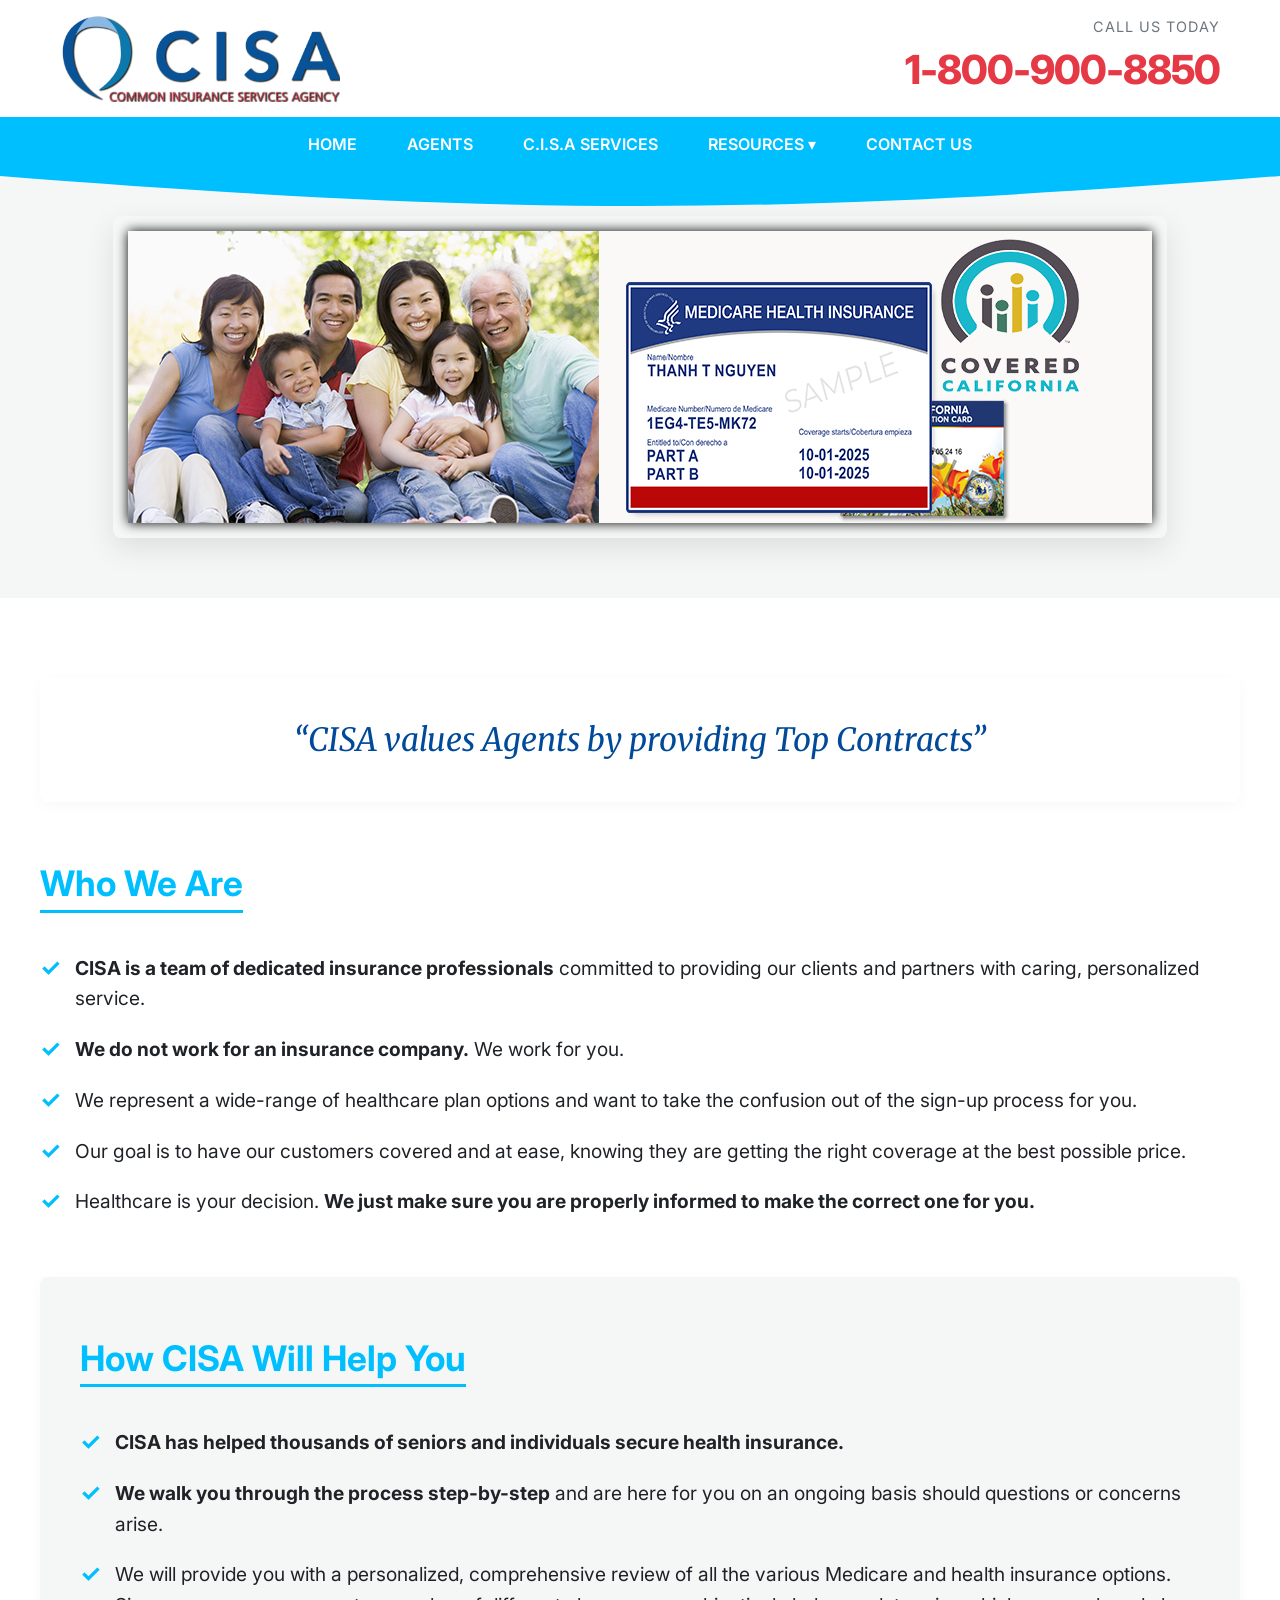
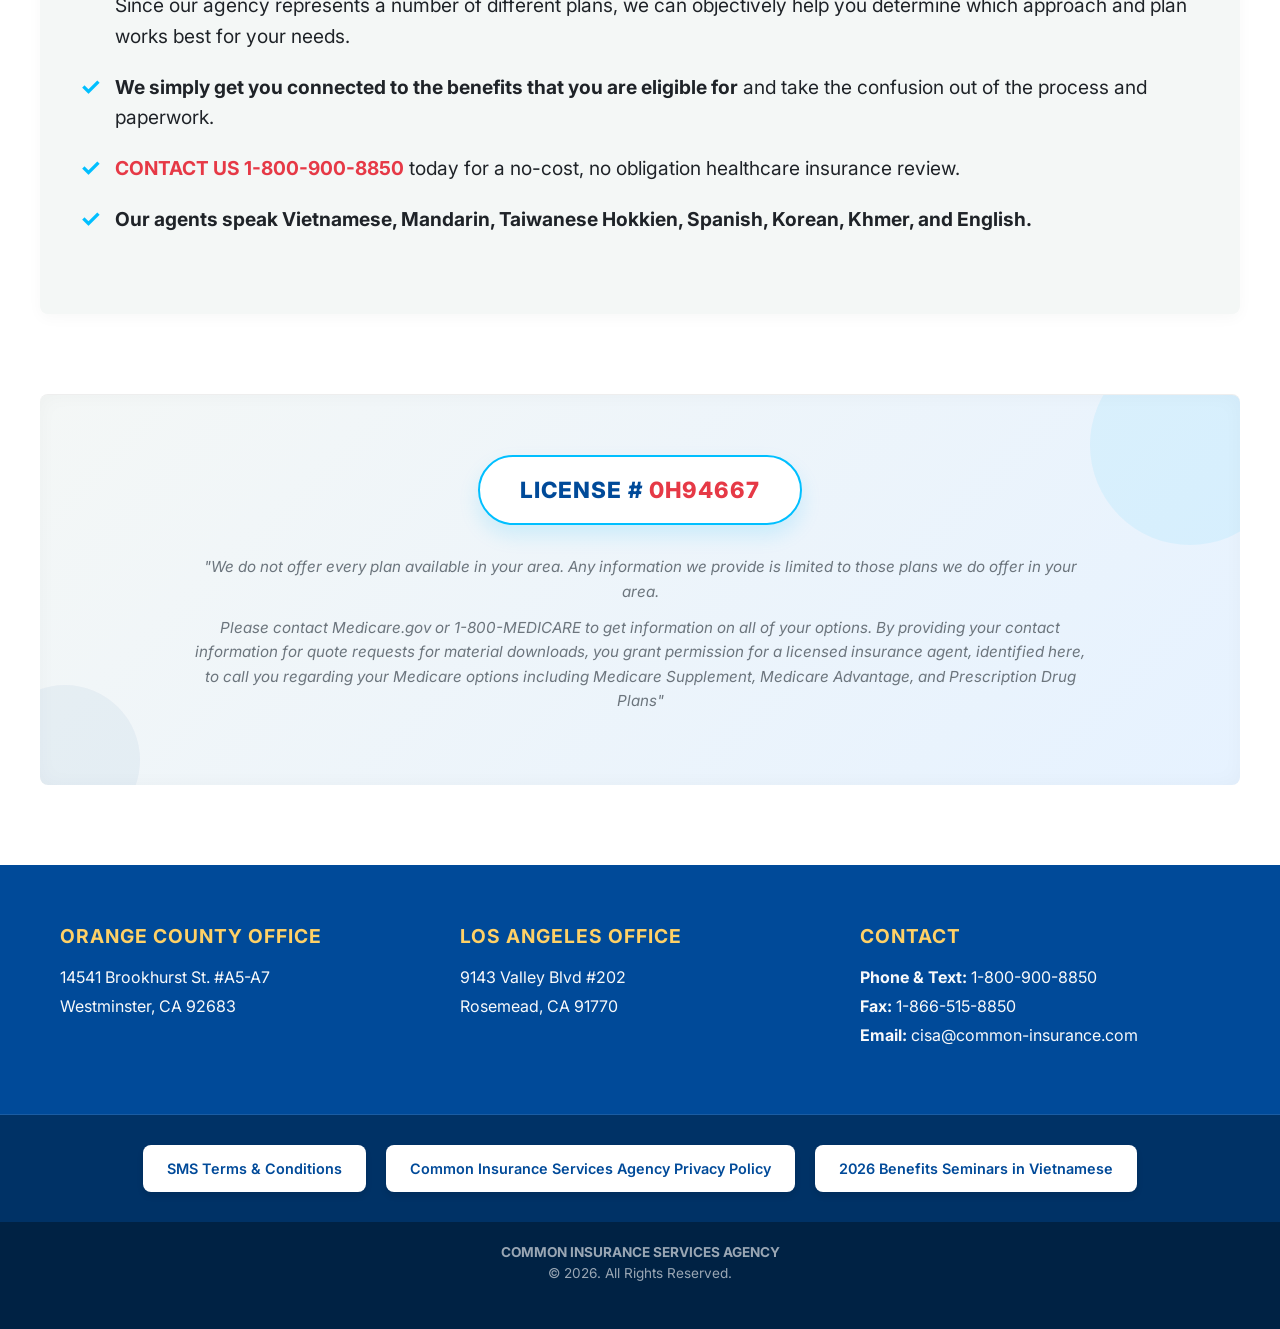
<file: index.html>
<!doctype html>
<html lang="en">
<head>
    <meta charset="utf-8">
    <title>CISA - Common Insurance Services Agency</title>
    <meta name="viewport" content="width=device-width, initial-scale=1.0">
    <meta name="description" content="Common Insurance Services Agency - expert health and Medicare plan guidance.">
    <link rel="icon" type="image/x-icon" href="images/favicon.ico">
    <link rel="preconnect" href="https://fonts.googleapis.com">
    <link rel="preconnect" href="https://fonts.gstatic.com" crossorigin>
    <link href="https://fonts.googleapis.com/css2?family=Inter:wght@400;600;800&family=Merriweather:ital,wght@1,400&display=swap" rel="stylesheet">
    <link href="css/global.css" rel="stylesheet">
    <link href="css/index.css" rel="stylesheet">
</head>
<body>

    <header class="site-header">
        <div class="container header-content">
            <div class="logo-container">
                <a href="index.html">
                    <img loading="lazy" src="images/logo_shadow.png" alt="CISA Logo" class="site-logo">
                </a>
            </div>
            
            <div class="phone-container">
                <span>Call Us Today</span>
                <a href="tel:18009008850" class="phone-number">1-800-900-8850</a>
            </div>
        </div>
    </header>

    <nav class="site-nav">
        <div class="container nav-container">
            <button class="mobile-menu-toggle" aria-label="Toggle navigation" aria-expanded="false">
                <span class="hamburger-line"></span>
                <span class="hamburger-line"></span>
                <span class="hamburger-line"></span>
            </button>
            <ul class="nav-links">
                <li><a href="/index.html">HOME</a></li>
                <li><a href="/agents.html">AGENTS</a></li>
                <li><a href="/cisa-services.html">C.I.S.A SERVICES</a></li>
                <li class="has-dropdown">
                    <a href="#">RESOURCES ▾</a>
                    <ul class="dropdown">
                        <li><a href="https://www.ssa.gov/" target="_blank" rel="noopener">SSA.GOV</a></li>
                        <li><a href="https://www.medicare.gov/" target="_blank" rel="noopener">MEDICARE</a></li>
                        <li><a href="https://mcweb.apps.prd.cammis.medi-cal.ca.gov/" target="_blank" rel="noopener">MEDI-CAL</a></li>
                        <li class="has-dropdown">
                            <a href="#">FORMS ▸</a>
                            <ul class="dropdown">
                                <li><a href="/DOC/CMS-40B-.pdf" target="_blank" rel="noopener">CMS 40B</a></li>
                                <li><a href="/DOC/CMS-L564_fillable-1.pdf" target="_blank" rel="noopener">CMS L564</a></li>
                            </ul>
                        </li>
                        <li><a href="/agent-resource.html">AGENT RESOURCES</a></li>
                    </ul>
                </li>
                <li><a href="/contact-us.html">CONTACT US</a></li>
            </ul>
        </div>
    </nav>

    <section class="hero-section">
        <div class="wave-divider">
            <svg xmlns="http://www.w3.org/2000/svg" viewBox="0 0 100 100" preserveAspectRatio="none">
                <path fill="var(--primary-blue)" d="M0 100 C40 0 60 0 100 100 Z" />
            </svg>
        </div>
        <div class="container">
            <img loading="lazy" src="/images/banner2025.png" alt="2025 Banner" class="hero-image">
        </div>
    </section>

    <main class="main-content container section-padding">
        <div class="quote-box">
            <p>“CISA values Agents by providing Top Contracts”</p>
        </div>

        <section class="info-section">
            <h2 class="section-title">Who We Are</h2>
            <ul class="info-list">
                <li><strong>CISA is a team of dedicated insurance professionals</strong> committed to providing our clients and partners with caring, personalized service.</li>
                <li><strong>We do not work for an insurance company.</strong> We work for you.</li>
                <li>We represent a wide-range of healthcare plan options and want to take the confusion out of the sign-up process for you.</li>
                <li>Our goal is to have our customers covered and at ease, knowing they are getting the right coverage at the best possible price.</li>
                <li>Healthcare is your decision. <strong>We just make sure you are properly informed to make the correct one for you.</strong></li>
            </ul>
        </section>

        <section class="info-section alternate-bg">
            <h2 class="section-title">How CISA Will Help You</h2>
            <ul class="info-list highlight-list">
                <li><strong>CISA has helped thousands of seniors and individuals secure health insurance.</strong></li>
                <li><strong>We walk you through the process step-by-step</strong> and are here for you on an ongoing basis should questions or concerns arise.</li>
                <li>We will provide you with a personalized, comprehensive review of all the various Medicare and health insurance options. Since our agency represents a number of different plans, we can objectively help you determine which approach and plan works best for your needs.</li>
                <li><strong>We simply get you connected to the benefits that you are eligible for</strong> and take the confusion out of the process and paperwork.</li>
                <li><strong class="text-accent">CONTACT US 1-800-900-8850</strong> today for a no-cost, no obligation healthcare insurance review.</li>
                <li><strong>Our agents speak Vietnamese, Mandarin, Taiwanese Hokkien, Spanish, Korean, Khmer, and English.</strong></li>
            </ul>
        </section>

        <section class="disclaimer-section">
            <div class="disclaimer-content">
                <div class="license-badge">
                    License # <span>0H94667</span>
                </div>
                <div class="disclaimer-text">
                    <p>"We do not offer every plan available in your area. Any information we provide is limited to those plans we do offer in your area.</p>
                    <p>Please contact Medicare.gov or 1-800-MEDICARE to get information on all of your options. By providing your contact information for quote requests for material downloads, you grant permission for a licensed insurance agent, identified here, to call you regarding your Medicare options including Medicare Supplement, Medicare Advantage, and Prescription Drug Plans"</p>
                </div>
            </div>
        </section>
    </main>

    <footer class="site-footer">
        <div class="footer-top">
            <div class="container footer-grid">
                <div class="footer-widget">
                    <h3>ORANGE COUNTY OFFICE</h3>
                    <p>14541 Brookhurst St. #A5-A7<br>Westminster, CA 92683</p>
                </div>
                <div class="footer-widget">
                    <h3>LOS ANGELES OFFICE</h3>
                    <p>9143 Valley Blvd #202<br>Rosemead, CA 91770</p>
                </div>
                <div class="footer-widget">
                    <h3>CONTACT</h3>
                    <p>
                        <strong>Phone & Text:</strong> <a href="tel:18009008850">1-800-900-8850</a><br>
                        <strong>Fax:</strong> 1-866-515-8850<br>
                        <strong>Email:</strong> <a href="mailto:cisa@common-insurance.com">cisa@common-insurance.com</a>
                    </p>
                </div>
            </div>
        </div>
        <div class="footer-middle">
            <div class="container footer-links-grid">
                <a href="/SMS-TERMS.html">SMS Terms & Conditions</a>
                <a href="/privacy.html">Common Insurance Services Agency Privacy Policy</a>
                <a href="/DOC/FINAL%20PRINT%20POSTCARDS.pdf" target="_blank" rel="noopener">2026 Benefits Seminars in Vietnamese</a>
            </div>
        </div>
        <div class="footer-bottom">
            <div class="container">
                <p><strong>COMMON INSURANCE SERVICES AGENCY</strong><br>
                &copy; <span id="current-year">2025</span>. All Rights Reserved.</p>
            </div>
        </div>
    </footer>

    <script src="js/main.js"></script>
</body>
</html>
</file>
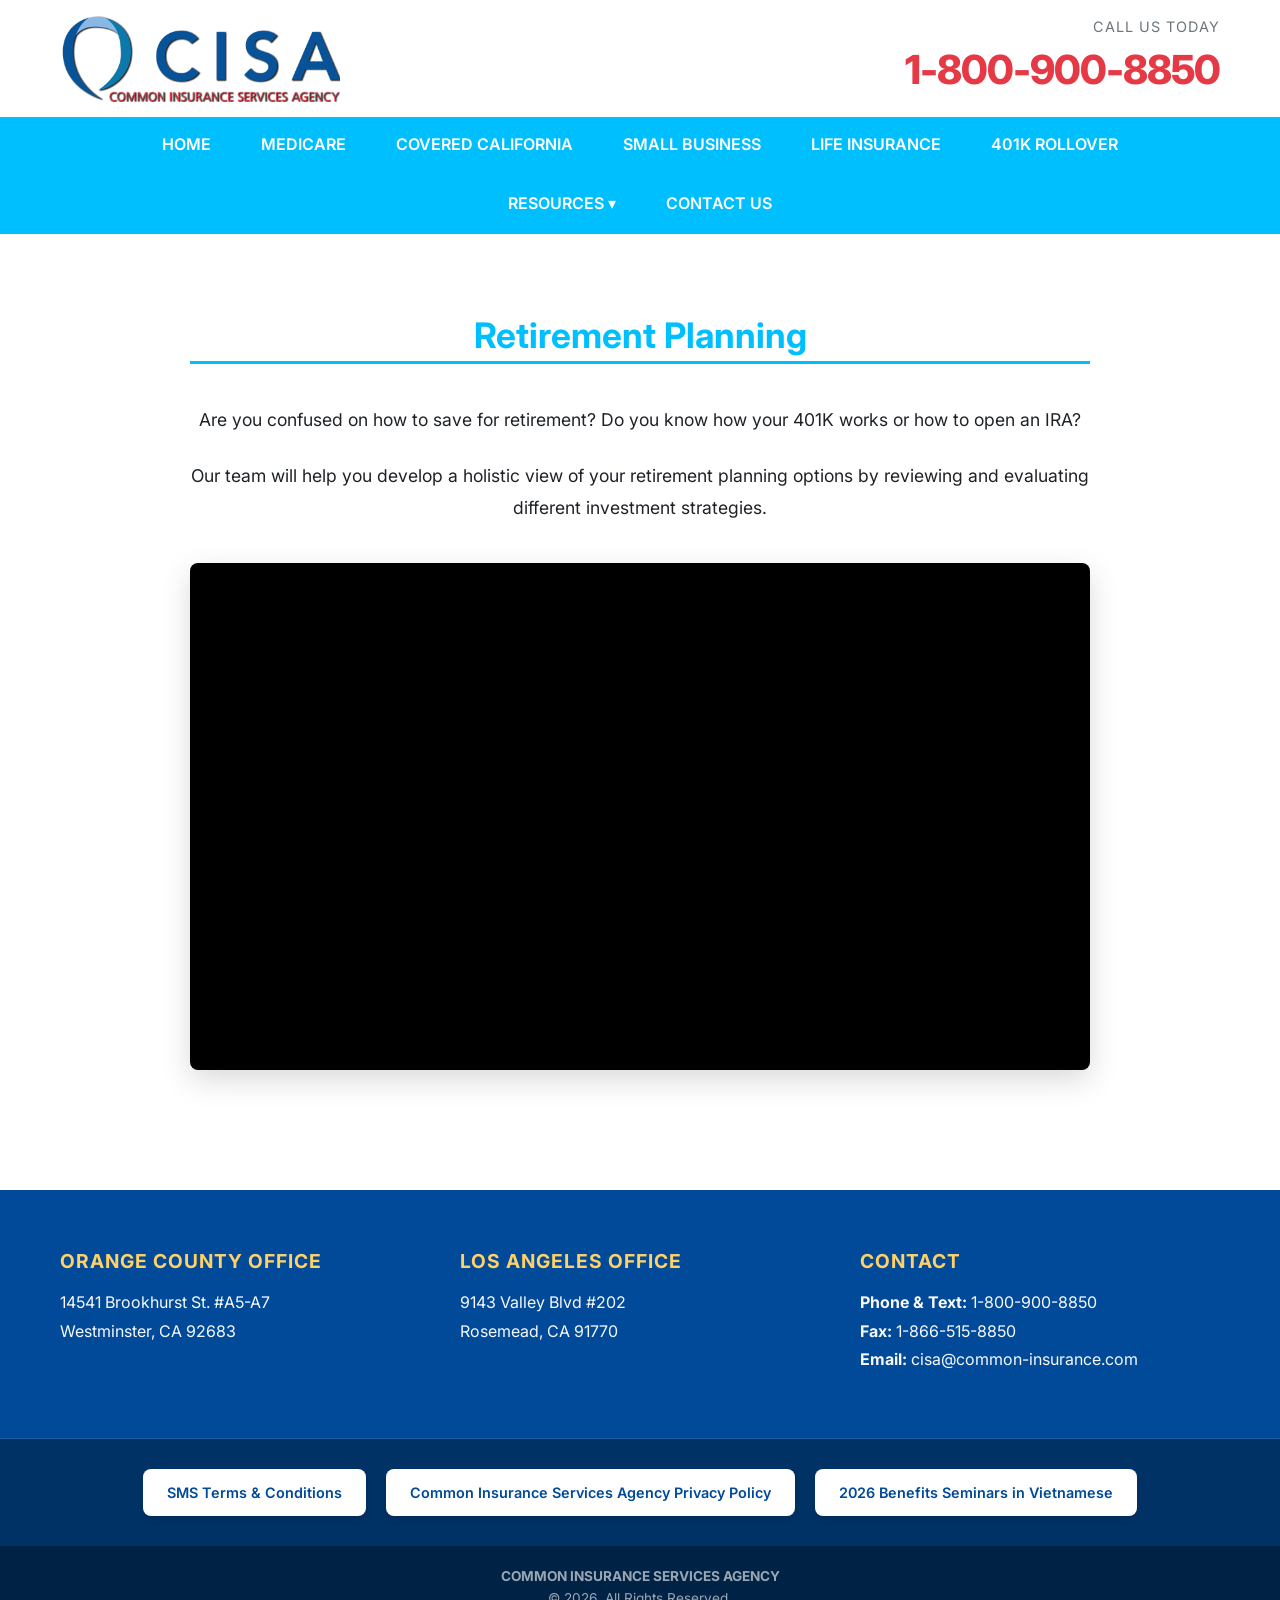
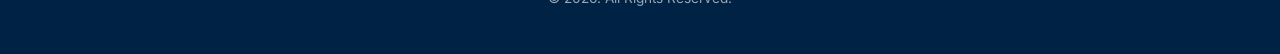
<file: 401k.html>
<!doctype html>
<html lang="en">
<head>
    <meta charset="utf-8">
    <title>CISA - 401K Rollover</title>
    <meta name="viewport" content="width=device-width, initial-scale=1.0">
    <link rel="icon" type="image/x-icon" href="images/favicon.ico">
    <link href="https://fonts.googleapis.com/css2?family=Inter:wght@400;600;800&family=Merriweather:ital,wght@1,400&display=swap" rel="stylesheet">
    <link href="css/global.css" rel="stylesheet">
    <link href="css/services.css" rel="stylesheet">
</head>
<body>
       <header class="site-header">
        <div class="container header-content">
            <div class="logo-container">
                <a href="index.html">
                    <img loading="lazy" src="images/logo_shadow.png" alt="CISA Logo" class="site-logo">
                </a>
            </div>
            
            <div class="phone-container">
                <span>Call Us Today</span>
                <a href="tel:18009008850" class="phone-number">1-800-900-8850</a>
            </div>
        </div>
    </header>

    <nav class="site-nav">
        <div class="container nav-container">
            <button class="mobile-menu-toggle" aria-label="Toggle navigation" aria-expanded="false">
                <span class="hamburger-line"></span>
                <span class="hamburger-line"></span>
                <span class="hamburger-line"></span>
            </button>
            <ul class="nav-links">
                <li><a href="/index.html">HOME</a></li>
                <li><a href="/medicare.html">MEDICARE</a></li>
                <li><a href="/covered-cali.html">COVERED CALIFORNIA</a></li>
                <li><a href="/small-business.html">SMALL BUSINESS</a></li>
                <li><a href="/life-insurance.html">LIFE INSURANCE</a></li>
                <li><a href="/401k.html">401K ROLLOVER</a></li>
                <li class="has-dropdown">
                    <a href="#">RESOURCES ▾</a>
                    <ul class="dropdown">
                        <li><a href="https://www.ssa.gov/" target="_blank" rel="noopener">SSA.GOV</a></li>
                        <li><a href="https://www.medicare.gov/" target="_blank" rel="noopener">MEDICARE</a></li>
                        <li><a href="https://mcweb.apps.prd.cammis.medi-cal.ca.gov/" target="_blank" rel="noopener">MEDI-CAL</a></li>
                        <li class="has-dropdown">
                            <a href="#">FORMS ▸</a>
                            <ul class="dropdown">
                                <li><a href="/DOC/CMS-40B-.pdf" target="_blank" rel="noopener">CMS 40B</a></li>
                                <li><a href="/DOC/CMS-L564_fillable-1.pdf" target="_blank" rel="noopener">CMS L564</a></li>
                            </ul>
                        </li>
                        <li><a href="/agent-resource.html">AGENT RESOURCES</a></li>
                    </ul>
                </li>
                <li><a href="/contact-us.html">CONTACT US</a></li>
            </ul>
        </div>
    </nav>
    <main class="main-content container section-padding" style="max-width:900px;">
        <h1 class="section-title" style="display:block; text-align:center;">Retirement Planning</h1>
        
        <div style="font-size:1.1rem; line-height:1.8; text-align:center; margin-bottom:40px;">
            <p>Are you confused on how to save for retirement? Do you know how your 401K works or how to open an IRA?</p>
            <p>Our team will help you develop a holistic view of your retirement planning options by reviewing and evaluating different investment strategies.</p>
        </div>

        <div class="video-container">
            <iframe src="https://www.youtube.com/embed/XJzkYeLuprk?rel=0" allowfullscreen></iframe>
        </div>
    </main>
    <footer class="site-footer">
        <div class="footer-top">
            <div class="container footer-grid">
                <div class="footer-widget">
                    <h3>ORANGE COUNTY OFFICE</h3>
                    <p>14541 Brookhurst St. #A5-A7<br>Westminster, CA 92683</p>
                </div>
                <div class="footer-widget">
                    <h3>LOS ANGELES OFFICE</h3>
                    <p>9143 Valley Blvd #202<br>Rosemead, CA 91770</p>
                </div>
                <div class="footer-widget">
                    <h3>CONTACT</h3>
                    <p>
                        <strong>Phone & Text:</strong> <a href="tel:18009008850">1-800-900-8850</a><br>
                        <strong>Fax:</strong> 1-866-515-8850<br>
                        <strong>Email:</strong> <a href="mailto:cisa@common-insurance.com">cisa@common-insurance.com</a>
                    </p>
                </div>
            </div>
        </div>
        <div class="footer-middle">
            <div class="container footer-links-grid">
                <a href="/SMS-TERMS.html">SMS Terms & Conditions</a>
                <a href="/privacy.html">Common Insurance Services Agency Privacy Policy</a>
                <a href="/DOC/FINAL%20PRINT%20POSTCARDS.pdf" target="_blank" rel="noopener">2026 Benefits Seminars in Vietnamese</a>
            </div>
        </div>
        <div class="footer-bottom">
            <div class="container">
                <p><strong>COMMON INSURANCE SERVICES AGENCY</strong><br>
                &copy; <span id="current-year">2025</span>. All Rights Reserved.</p>
            </div>
        </div>
    </footer>

    <script src="js/main.js"></script>
</body>
</html>
</file>
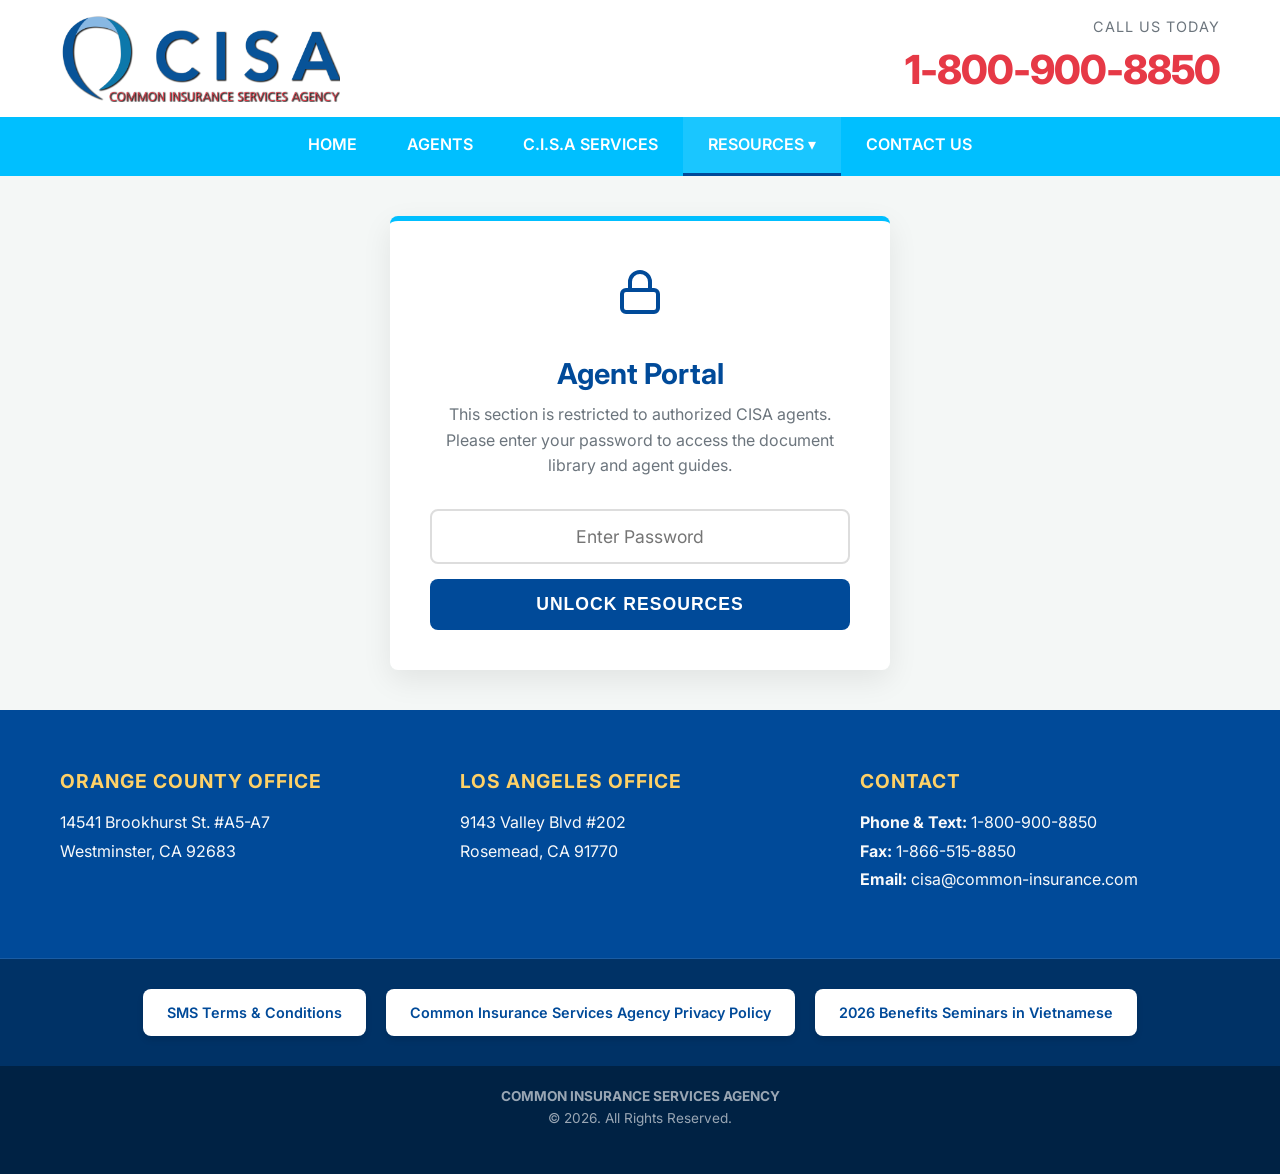
<file: agent-resource.html>
<!doctype html>
<html lang="en">
<head>
    <meta charset="utf-8">
    <title>CISA - Restricted Agent Resources</title>
    <meta name="viewport" content="width=device-width, initial-scale=1.0">
    <meta name="description" content="Restricted agent resource page for Common Insurance Services Agency.">
    <link rel="icon" type="image/x-icon" href="images/favicon.ico">
    <link href="https://fonts.googleapis.com/css2?family=Inter:wght@400;600;800&family=Merriweather:ital,wght@1,400&display=swap" rel="stylesheet">
    <link href="css/global.css" rel="stylesheet">
    <link href="css/agent-resource.css" rel="stylesheet">

    <script type="text/javascript">
    function decrypt(password) 
    {
        var content="[base64]";
        var key = "  '#$%&'()*+,-./0123456789:;<=>?@ABCDEFGHIJKLMNOPQRSTUVWXYZ[\\]^_ `abcdefghijklmnopqrstuvwxyz{|}~ € ‚ƒ„…†‡ˆ‰Š‹Œ Ž  ‘’“”•–—˜™š›œ žŸ ¡¢£¤¥¦§¨©ª«¬­®¯°±²³´µ¶·¸¹º»¼½¾¿ÀÁÂÃÄÅÆÇÈÉÊËÌÍÎÏÐÑÒÓÔÕÖ×ØÙÚÛÜÝÞßàáâãäåæçèéêëìíîïðñòóôõö÷øùúûüýþÿ";
        var html="";var tag="";var i=0;var n=0;
        for(i=0;i<12;i=i+3){
            tag=tag+String.fromCharCode((content.substring(i, i + 3)-key.indexOf(password.charAt(n))));
            n=n+1;
            if(n==password.length){n=0;}
        } 
        if(tag!='N2WJ'){
            alert('Password is invalid! ');
            return;
        } 
        for(j=i;j<content.length;j=j+3){
            html=html+String.fromCharCode((content.substring(j,j+3)-key.indexOf(password.charAt(n))));
            n=n+1;
            if(n==password.length){n=0;}
        } 
        document.writeln(html);
        document.close();
        if(navigator.appName=="Microsoft Internet Explorer") document.location.reload(false);
    }
    </script>
</head>
<body style="background-color: var(--bg-light-gray);">

       <header class="site-header">
        <div class="container header-content">
            <div class="logo-container">
                <a href="index.html">
                    <img loading="lazy" src="images/logo_shadow.png" alt="CISA Logo" class="site-logo">
                </a>
            </div>
            
            <div class="phone-container">
                <span>Call Us Today</span>
                <a href="tel:18009008850" class="phone-number">1-800-900-8850</a>
            </div>
        </div>
    </header>

    <nav class="site-nav">
        <div class="container nav-container">
            <button class="mobile-menu-toggle" aria-label="Toggle navigation" aria-expanded="false">
                <span class="hamburger-line"></span>
                <span class="hamburger-line"></span>
                <span class="hamburger-line"></span>
            </button>
            <ul class="nav-links">
                <li><a href="/index.html">HOME</a></li>
                <li><a href="/agents.html">AGENTS</a></li>
                <li><a href="/cisa-services.html">C.I.S.A SERVICES</a></li>
                <li class="has-dropdown">
                    <a href="#" class="active">RESOURCES ▾</a>
                    <ul class="dropdown">
                        <li><a href="https://www.ssa.gov/" target="_blank" rel="noopener">SSA.GOV</a></li>
                        <li><a href="https://www.medicare.gov/" target="_blank" rel="noopener">MEDICARE</a></li>
                        <li><a href="https://mcweb.apps.prd.cammis.medi-cal.ca.gov/" target="_blank" rel="noopener">MEDI-CAL</a></li>
                        <li class="has-dropdown">
                            <a href="#">FORMS ▸</a>
                            <ul class="dropdown">
                                <li><a href="/DOC/CMS-40B-.pdf" target="_blank" rel="noopener">CMS 40B</a></li>
                                <li><a href="/DOC/CMS-L564_fillable-1.pdf" target="_blank" rel="noopener">CMS L564</a></li>
                            </ul>
                        </li>
                        <li><a href="/agent-resource.html">AGENT RESOURCES</a></li>
                    </ul>
                </li>
                <li><a href="/contact-us.html">CONTACT US</a></li>
            </ul>
        </div>
    </nav>

    <main class="password-portal container">
        <div class="login-card">
            <div class="login-icon">
                <svg width="48" height="48" viewBox="0 0 24 24" fill="none" stroke="currentColor" stroke-width="2" stroke-linecap="round" stroke-linejoin="round">
                    <rect x="3" y="11" width="18" height="11" rx="2" ry="2"></rect>
                    <path d="M7 11V7a5 5 0 0 1 10 0v4"></path>
                </svg>
            </div>
            
            <h1 class="login-title">Agent Portal</h1>
            <p class="login-desc">This section is restricted to authorized CISA agents. Please enter your password to access the document library and agent guides.</p>
            
            <form name="logon" class="password-form" onsubmit="event.preventDefault(); decrypt(document.getElementById('agent-password').value);">
                <input type="password" id="agent-password" name="password" class="password-input" placeholder="Enter Password" required>
                <button type="button" class="btn-login" onclick="decrypt(document.getElementById('agent-password').value)">Unlock Resources</button>
            </form>
        </div>
    </main>

    <footer class="site-footer">
        <div class="footer-top">
            <div class="container footer-grid">
                <div class="footer-widget">
                    <h3>ORANGE COUNTY OFFICE</h3>
                    <p>14541 Brookhurst St. #A5-A7<br>Westminster, CA 92683</p>
                </div>
                <div class="footer-widget">
                    <h3>LOS ANGELES OFFICE</h3>
                    <p>9143 Valley Blvd #202<br>Rosemead, CA 91770</p>
                </div>
                <div class="footer-widget">
                    <h3>CONTACT</h3>
                    <p>
                        <strong>Phone & Text:</strong> <a href="tel:18009008850">1-800-900-8850</a><br>
                        <strong>Fax:</strong> 1-866-515-8850<br>
                        <strong>Email:</strong> <a href="mailto:cisa@common-insurance.com">cisa@common-insurance.com</a>
                    </p>
                </div>
            </div>
        </div>
        <div class="footer-middle">
            <div class="container footer-links-grid">
                <a href="/SMS-TERMS.html">SMS Terms & Conditions</a>
                <a href="/privacy.html">Common Insurance Services Agency Privacy Policy</a>
                <a href="/DOC/FINAL%20PRINT%20POSTCARDS.pdf" target="_blank" rel="noopener">2026 Benefits Seminars in Vietnamese</a>
            </div>
        </div>
        <div class="footer-bottom">
            <div class="container">
                <p><strong>COMMON INSURANCE SERVICES AGENCY</strong><br>
                &copy; <span id="current-year">2025</span>. All Rights Reserved.</p>
            </div>
        </div>
    </footer>

    <script src="js/main.js"></script>
</body>
</html>
</file>
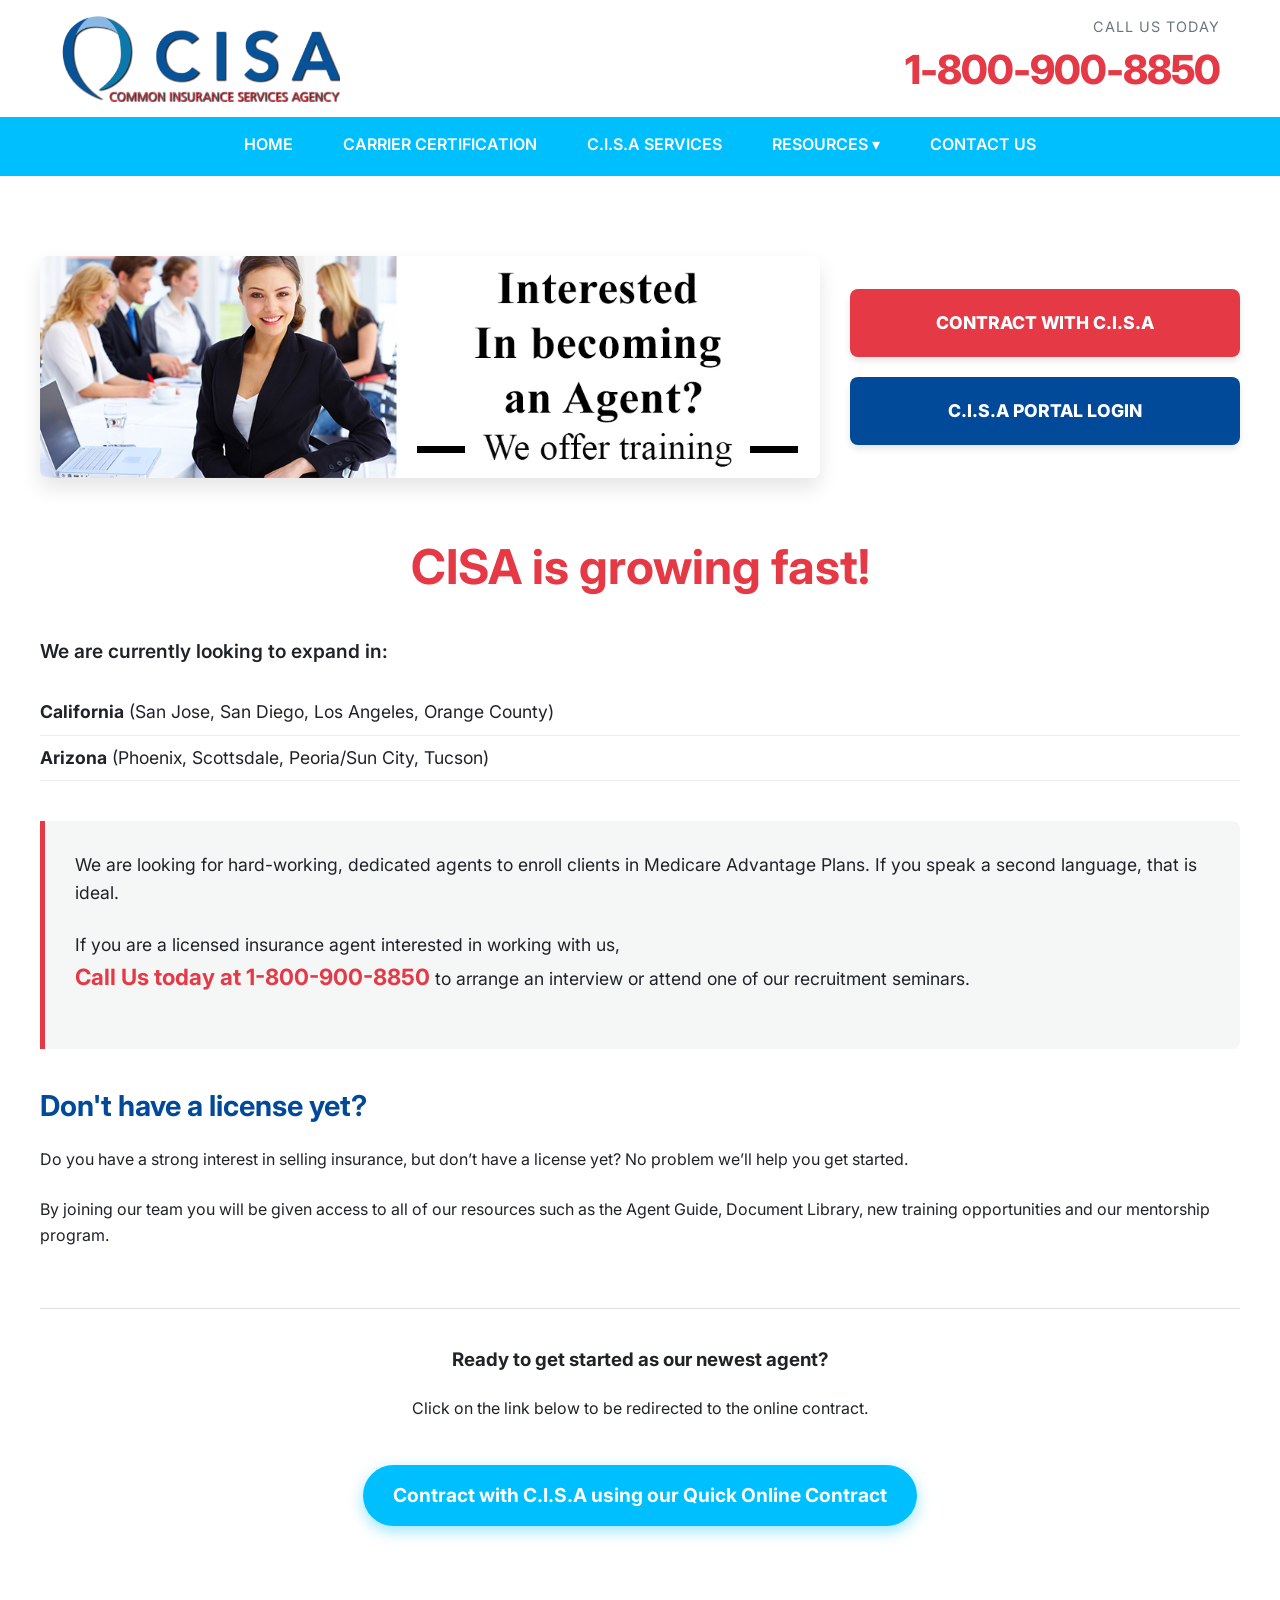
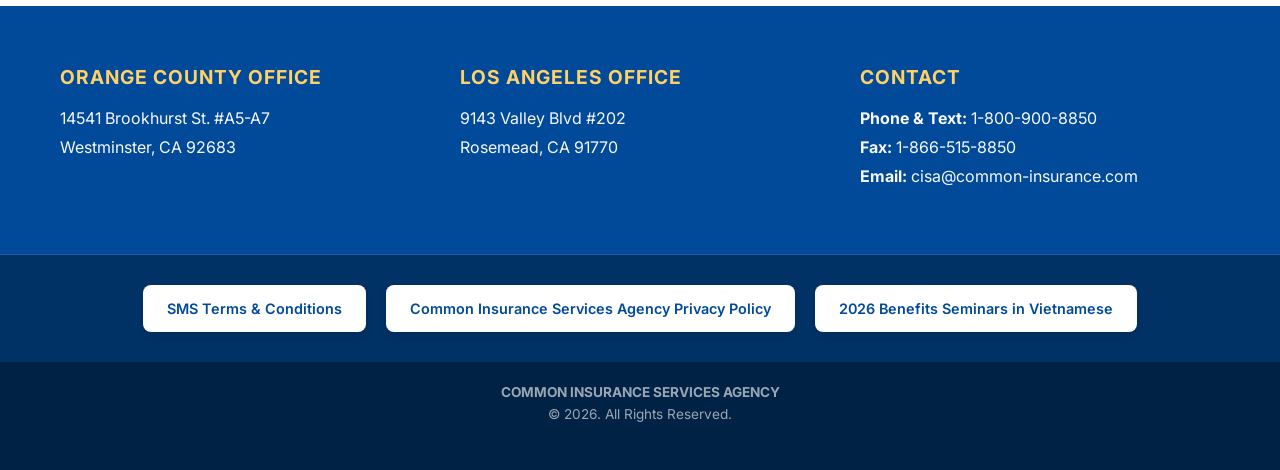
<file: agents.html>
<!doctype html>
<html lang="en">
<head>
    <meta charset="utf-8">
    <title>CISA - Agents & Certification</title>
    <meta name="viewport" content="width=device-width, initial-scale=1.0">
    <link rel="icon" type="image/x-icon" href="images/favicon.ico">
    <link href="https://fonts.googleapis.com/css2?family=Inter:wght@400;600;800&family=Merriweather:ital,wght@1,400&display=swap" rel="stylesheet">
    <link href="css/global.css" rel="stylesheet">
    <link href="css/agents.css" rel="stylesheet">
</head>
<body>

       <header class="site-header">
        <div class="container header-content">
            <div class="logo-container">
                <a href="index.html">
                    <img loading="lazy" src="images/logo_shadow.png" alt="CISA Logo" class="site-logo">
                </a>
            </div>
            
            <div class="phone-container">
                <span>Call Us Today</span>
                <a href="tel:18009008850" class="phone-number">1-800-900-8850</a>
            </div>
        </div>
    </header>

    <nav class="site-nav">
        <div class="container nav-container">
            <button class="mobile-menu-toggle" aria-label="Toggle navigation" aria-expanded="false">
                <span class="hamburger-line"></span>
                <span class="hamburger-line"></span>
                <span class="hamburger-line"></span>
            </button>
            <ul class="nav-links">
                <li><a href="/index.html">HOME</a></li>
                <li><a href="/carrier.html">CARRIER CERTIFICATION</a></li>
                <li><a href="/cisa-services.html">C.I.S.A SERVICES</a></li>
                
                <li class="has-dropdown">
                    <a href="#">RESOURCES ▾</a>
                    <ul class="dropdown">
                        <li><a href="https://www.ssa.gov/" target="_blank" rel="noopener">SSA.GOV</a></li>
                        <li><a href="https://www.medicare.gov/" target="_blank" rel="noopener">MEDICARE</a></li>
                        <li><a href="https://mcweb.apps.prd.cammis.medi-cal.ca.gov/" target="_blank" rel="noopener">MEDI-CAL</a></li>
                        <li class="has-dropdown">
                            <a href="#">FORMS ▸</a>
                            <ul class="dropdown">
                                <li><a href="/DOC/CMS-40B-.pdf" target="_blank" rel="noopener">CMS 40B</a></li>
                                <li><a href="/DOC/CMS-L564_fillable-1.pdf" target="_blank" rel="noopener">CMS L564</a></li>
                            </ul>
                        </li>
                        <li><a href="/agent-resource.html">AGENT RESOURCES</a></li>
                    </ul>
                </li>

                <li><a href="/contact-us.html">CONTACT US</a></li>
            </ul>
        </div>
    </nav>

    <main class="main-content container section-padding">
        <div class="agent-hero-grid">
            <div class="agent-image-card">
                <img loading="lazy" src="images/join agent3.jpg" alt="Join CISA Agents">
            </div>
            <div class="agent-actions">
                <a href="https://pdf.ac/6-3QLhqzM" target="_blank" rel="noopener" class="btn-action primary">CONTRACT WITH C.I.S.A</a>
                <a href="https://cisadata.com/cisa/Login.aspx" target="_blank" rel="noopener" class="btn-action secondary">C.I.S.A PORTAL LOGIN</a>
            </div>
        </div>

        <section class="agent-info-section">
            <h1 class="page-heading text-accent">CISA is growing fast!</h1>
            <p class="intro-text">We are currently looking to expand in:</p>
            <ul class="feature-list">
                <li><strong>California</strong> (San Jose, San Diego, Los Angeles, Orange County)</li>
                <li><strong>Arizona</strong> (Phoenix, Scottsdale, Peoria/Sun City, Tucson)</li>
            </ul>
            <div class="highlight-box">
                <p>We are looking for hard-working, dedicated agents to enroll clients in Medicare Advantage Plans. If you speak a second language, that is ideal.</p>
                <p>If you are a licensed insurance agent interested in working with us,<br>
                <strong class="text-accent text-large">Call Us today at 1-800-900-8850</strong> to arrange an interview or attend one of our recruitment seminars.</p>
            </div>
            <h3 class="sub-heading">Don't have a license yet?</h3>
            <p>Do you have a strong interest in selling insurance, but don’t have a license yet? No problem we’ll help you get started.</p>
            <p>By joining our team you will be given access to all of our resources such as the Agent Guide, Document Library, new training opportunities and our mentorship program.</p>
            <div class="cta-section">
                <h3>Ready to get started as our newest agent?</h3>
                <p>Click on the link below to be redirected to the online contract.</p>
                <a href="https://pdf.ac/6-3QLhqzM" target="_blank" rel="noopener" class="btn-contract">Contract with C.I.S.A using our Quick Online Contract</a>
            </div>
        </section>
    </main>

    <footer class="site-footer">
        <div class="footer-top">
            <div class="container footer-grid">
                <div class="footer-widget">
                    <h3>ORANGE COUNTY OFFICE</h3>
                    <p>14541 Brookhurst St. #A5-A7<br>Westminster, CA 92683</p>
                </div>
                <div class="footer-widget">
                    <h3>LOS ANGELES OFFICE</h3>
                    <p>9143 Valley Blvd #202<br>Rosemead, CA 91770</p>
                </div>
                <div class="footer-widget">
                    <h3>CONTACT</h3>
                    <p>
                        <strong>Phone & Text:</strong> <a href="tel:18009008850">1-800-900-8850</a><br>
                        <strong>Fax:</strong> 1-866-515-8850<br>
                        <strong>Email:</strong> <a href="mailto:cisa@common-insurance.com">cisa@common-insurance.com</a>
                    </p>
                </div>
            </div>
        </div>
        <div class="footer-middle">
            <div class="container footer-links-grid">
                <a href="/SMS-TERMS.html">SMS Terms & Conditions</a>
                <a href="/privacy.html">Common Insurance Services Agency Privacy Policy</a>
                <a href="/DOC/FINAL%20PRINT%20POSTCARDS.pdf" target="_blank" rel="noopener">2026 Benefits Seminars in Vietnamese</a>
            </div>
        </div>
        <div class="footer-bottom">
            <div class="container">
                <p><strong>COMMON INSURANCE SERVICES AGENCY</strong><br>
                &copy; <span id="current-year">2025</span>. All Rights Reserved.</p>
            </div>
        </div>
    </footer>

    <script src="js/main.js"></script>
</body>
</html>
</file>
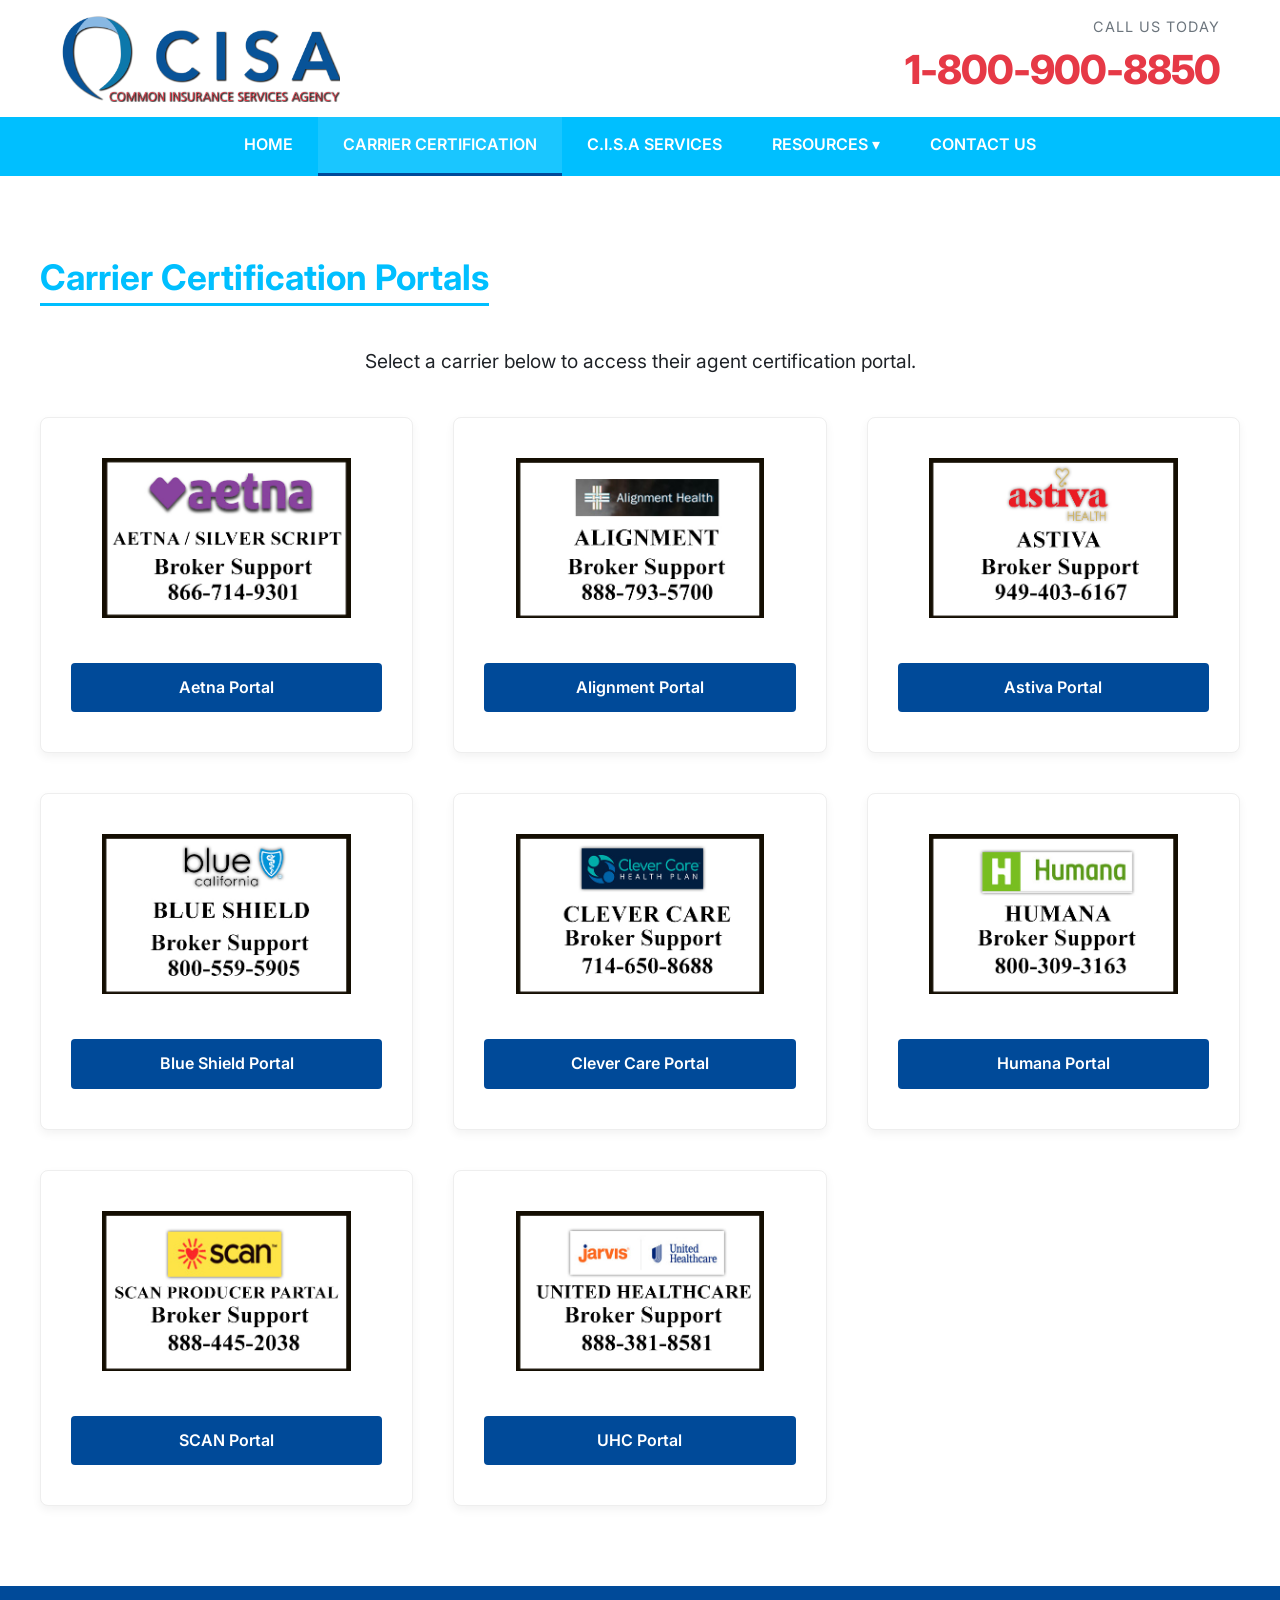
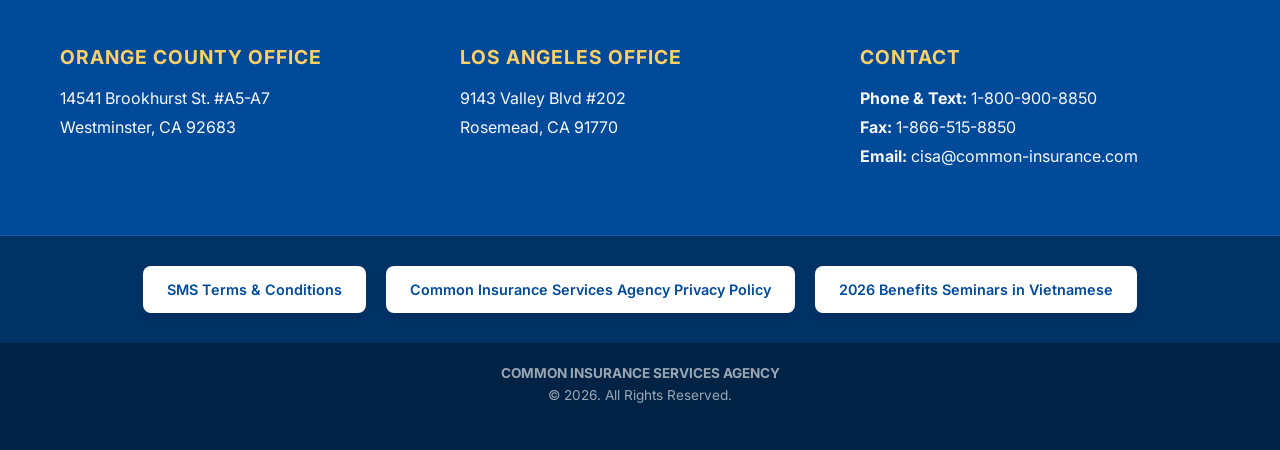
<file: carrier.html>
<!doctype html>
<html lang="en">
<head>
    <meta charset="utf-8">
    <title>CISA - Carrier Certification</title>
    <meta name="viewport" content="width=device-width, initial-scale=1.0">
    <link rel="icon" type="image/x-icon" href="images/favicon.ico">
    <link href="https://fonts.googleapis.com/css2?family=Inter:wght@400;600;800&family=Merriweather:ital,wght@1,400&display=swap" rel="stylesheet">
    <link href="css/global.css" rel="stylesheet">
    <link href="css/carrier.css" rel="stylesheet">
</head>
<body>

       <header class="site-header">
        <div class="container header-content">
            <div class="logo-container">
                <a href="index.html">
                    <img loading="lazy" src="images/logo_shadow.png" alt="CISA Logo" class="site-logo">
                </a>
            </div>
            
            <div class="phone-container">
                <span>Call Us Today</span>
                <a href="tel:18009008850" class="phone-number">1-800-900-8850</a>
            </div>
        </div>
    </header>

    <nav class="site-nav">
        <div class="container nav-container">
            <button class="mobile-menu-toggle" aria-label="Toggle navigation" aria-expanded="false">
                <span class="hamburger-line"></span>
                <span class="hamburger-line"></span>
                <span class="hamburger-line"></span>
            </button>
            <ul class="nav-links">
                <li><a href="/index.html">HOME</a></li>
                <li><a href="/carrier.html" class="active">CARRIER CERTIFICATION</a></li>
                <li><a href="/cisa-services.html">C.I.S.A SERVICES</a></li>
                <li class="has-dropdown">
                    <a href="#">RESOURCES ▾</a>
                    <ul class="dropdown">
                        <li><a href="https://www.ssa.gov/" target="_blank" rel="noopener">SSA.GOV</a></li>
                        <li><a href="https://www.medicare.gov/" target="_blank" rel="noopener">MEDICARE</a></li>
                        <li><a href="https://mcweb.apps.prd.cammis.medi-cal.ca.gov/" target="_blank" rel="noopener">MEDI-CAL</a></li>
                        <li class="has-dropdown">
                            <a href="#">FORMS ▸</a>
                            <ul class="dropdown">
                                <li><a href="/DOC/CMS-40B-.pdf" target="_blank" rel="noopener">CMS 40B</a></li>
                                <li><a href="/DOC/CMS-L564_fillable-1.pdf" target="_blank" rel="noopener">CMS L564</a></li>
                            </ul>
                        </li>
                        <li><a href="/agent-resource.html">AGENT RESOURCES</a></li>
                    </ul>
                </li>
                <li><a href="/contact-us.html">CONTACT US</a></li>
            </ul>
        </div>
    </nav>

    <main class="main-content container section-padding">
        <h1 class="section-title">Carrier Certification Portals</h1>
        <p style="font-size: 1.2rem; margin-bottom: 40px; text-align: center;">Select a carrier below to access their agent certification portal.</p>

        <div class="carrier-grid">
            <div class="carrier-card">
                <img loading="lazy" src="images/AETNA2.jpg" alt="Aetna Logo" class="carrier-logo">
                <a href="https://aetna.cmpsystem.com/page/login" target="_blank" class="btn-certify">Aetna Portal</a>
            </div>
            
            <div class="carrier-card">
                <img loading="lazy" src="images/ALIGNMENT2.jpg" alt="Alignment Logo" class="carrier-logo">
                <a href="https://www.alignmenthealth.com/partners/brokers" target="_blank" class="btn-certify">Alignment Portal</a>
            </div>

            <div class="carrier-card">
                <img loading="lazy" src="images/ASTIVA.jpg" alt="Astiva Logo" class="carrier-logo">
                <a href="https://astivahealth.com/" target="_blank" class="btn-certify">Astiva Portal</a>
            </div>

            <div class="carrier-card">
                <img loading="lazy" src="images/BLUESHIELD.jpg" alt="Blue Shield Logo" class="carrier-logo">
                <a href="https://www.blueshieldca.com/en/broker" target="_blank" class="btn-certify">Blue Shield Portal</a>
            </div>

            <div class="carrier-card">
                <img loading="lazy" src="images/CLEVER CARE copy.jpg" alt="Clever Care Logo" class="carrier-logo">
                <a href="https://clevercarehealthplan.com/medicare-vi/?tracking-code=MTSEGOVI01&tracking-code=MTSEGOVI01&gclid=Cj0KCQjwjY64BhCaARIsAIfc7Ybb6ystK4yPwi_SopaooaD21mCWq9JuAqpQUFS6GidS5pXJ6cK3caEaAtbtEALw_wcB" target="_blank" class="btn-certify">Clever Care Portal</a>
            </div>

            <div class="carrier-card">
                <img loading="lazy" src="images/HUMANA.jpg" alt="Humana Logo" class="carrier-logo">
                <a href="https://www.humana.com/agent" target="_blank" class="btn-certify">Humana Portal</a>
            </div>

            <div class="carrier-card">
                <img loading="lazy" src="images/SCAN.jpg" alt="SCAN Logo" class="carrier-logo">
                <a href="https://agentportal.scanhealthplan.com/" target="_blank" class="btn-certify">SCAN Portal</a>
            </div>

            <div class="carrier-card">
                <img loading="lazy" src="images/UNITED HEALTHCARE.jpg" alt="United Healthcare Logo" class="carrier-logo">
                <a href="https://www.uhcjarvis.com/content/jarvis/en/sign_in.html#/sign_in" target="_blank" class="btn-certify">UHC Portal</a>
            </div>
        </div>
    </main>

    <footer class="site-footer">
        <div class="footer-top">
            <div class="container footer-grid">
                <div class="footer-widget">
                    <h3>ORANGE COUNTY OFFICE</h3>
                    <p>14541 Brookhurst St. #A5-A7<br>Westminster, CA 92683</p>
                </div>
                <div class="footer-widget">
                    <h3>LOS ANGELES OFFICE</h3>
                    <p>9143 Valley Blvd #202<br>Rosemead, CA 91770</p>
                </div>
                <div class="footer-widget">
                    <h3>CONTACT</h3>
                    <p>
                        <strong>Phone & Text:</strong> <a href="tel:18009008850">1-800-900-8850</a><br>
                        <strong>Fax:</strong> 1-866-515-8850<br>
                        <strong>Email:</strong> <a href="mailto:cisa@common-insurance.com">cisa@common-insurance.com</a>
                    </p>
                </div>
            </div>
        </div>
        <div class="footer-middle">
            <div class="container footer-links-grid">
                <a href="/SMS-TERMS.html">SMS Terms & Conditions</a>
                <a href="/privacy.html">Common Insurance Services Agency Privacy Policy</a>
                <a href="/DOC/FINAL%20PRINT%20POSTCARDS.pdf" target="_blank" rel="noopener">2026 Benefits Seminars in Vietnamese</a>
            </div>
        </div>
        <div class="footer-bottom">
            <div class="container">
                <p><strong>COMMON INSURANCE SERVICES AGENCY</strong><br>
                &copy; <span id="current-year">2025</span>. All Rights Reserved.</p>
            </div>
        </div>
    </footer>

    <script src="js/main.js"></script>
</body>
</html>
</file>
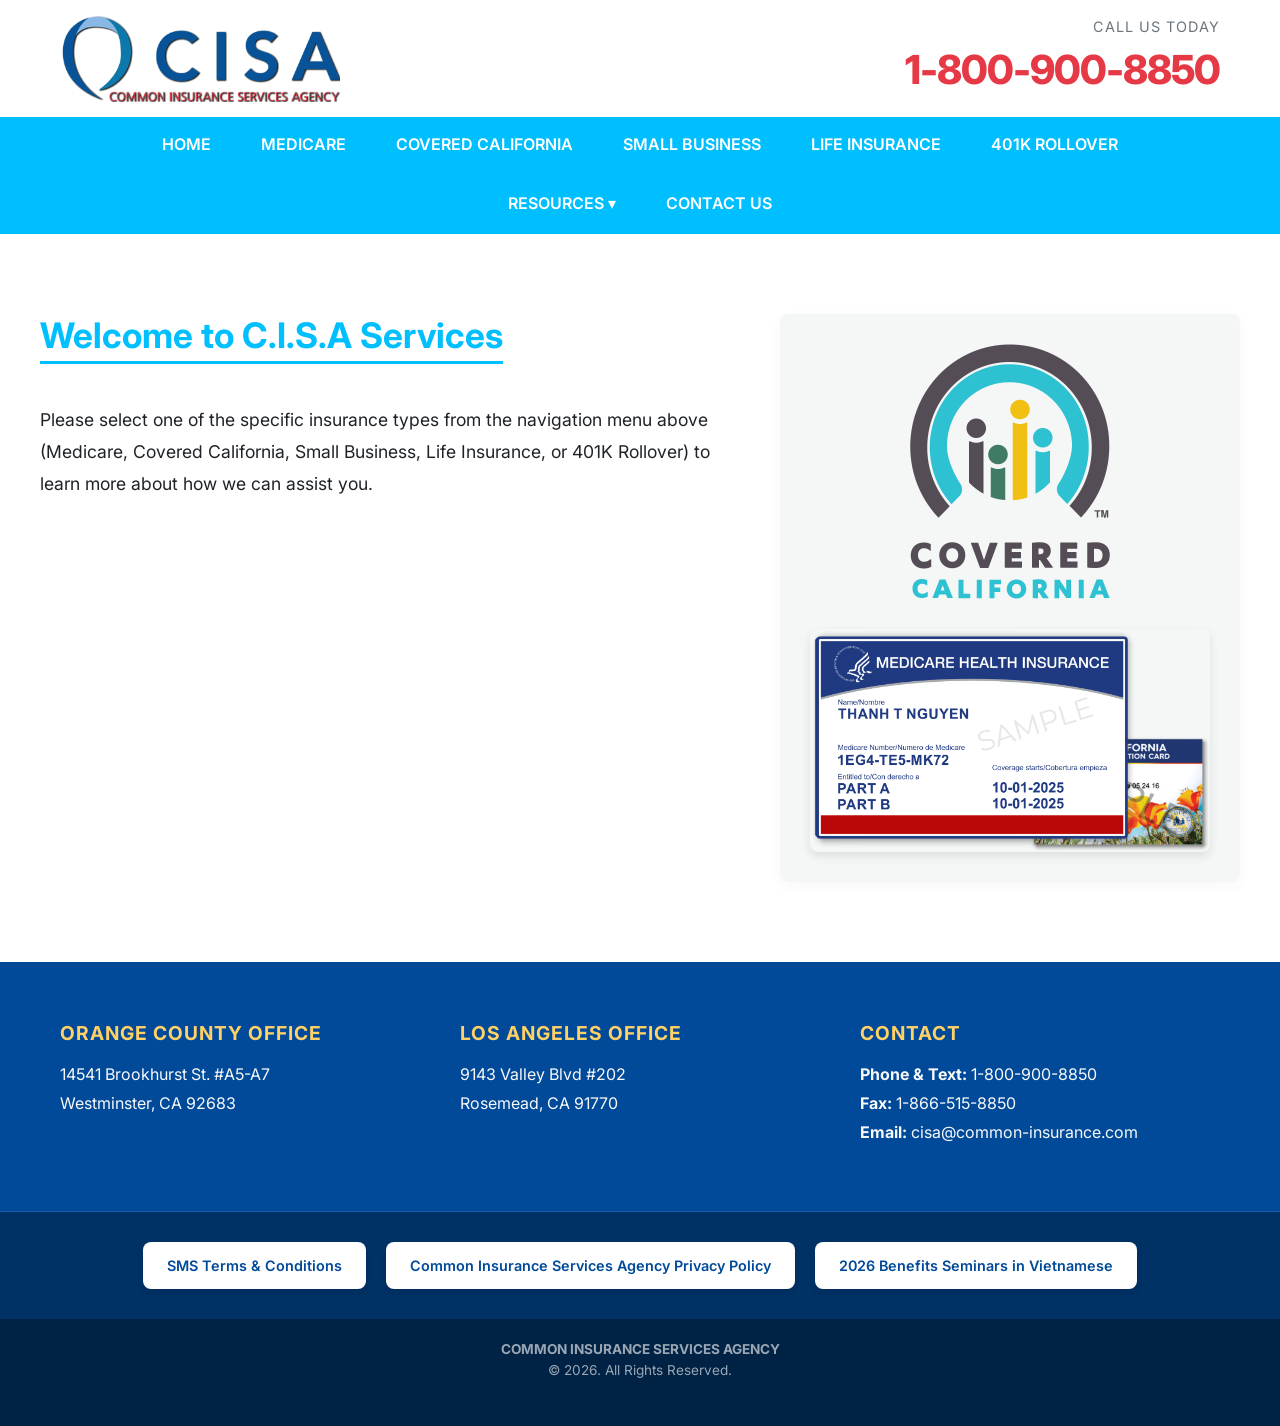
<file: cisa-services.html>
<!doctype html>
<html lang="en">
<head>
    <meta charset="utf-8">
    <title>CISA - Services</title>
    <meta name="viewport" content="width=device-width, initial-scale=1.0">
    <link rel="icon" type="image/x-icon" href="images/favicon.ico">
    <link href="https://fonts.googleapis.com/css2?family=Inter:wght@400;600;800&family=Merriweather:ital,wght@1,400&display=swap" rel="stylesheet">
    <link href="css/global.css" rel="stylesheet">
    <link href="css/services.css" rel="stylesheet">
</head>
<body>

       <header class="site-header">
        <div class="container header-content">
            <div class="logo-container">
                <a href="index.html">
                    <img loading="lazy" src="images/logo_shadow.png" alt="CISA Logo" class="site-logo">
                </a>
            </div>
            
            <div class="phone-container">
                <span>Call Us Today</span>
                <a href="tel:18009008850" class="phone-number">1-800-900-8850</a>
            </div>
        </div>
    </header>

    <nav class="site-nav">
        <div class="container nav-container">
            <button class="mobile-menu-toggle" aria-label="Toggle navigation" aria-expanded="false">
                <span class="hamburger-line"></span>
                <span class="hamburger-line"></span>
                <span class="hamburger-line"></span>
            </button>
            <ul class="nav-links">
                <li><a href="/index.html">HOME</a></li>
                <li><a href="/medicare.html">MEDICARE</a></li>
                <li><a href="/covered-cali.html">COVERED CALIFORNIA</a></li>
                <li><a href="/small-business.html">SMALL BUSINESS</a></li>
                <li><a href="/life-insurance.html">LIFE INSURANCE</a></li>
                <li><a href="/401k.html">401K ROLLOVER</a></li>
                <li class="has-dropdown">
                    <a href="#">RESOURCES ▾</a>
                    <ul class="dropdown">
                        <li><a href="https://www.ssa.gov/" target="_blank" rel="noopener">SSA.GOV</a></li>
                        <li><a href="https://www.medicare.gov/" target="_blank" rel="noopener">MEDICARE</a></li>
                        <li><a href="https://mcweb.apps.prd.cammis.medi-cal.ca.gov/" target="_blank" rel="noopener">MEDI-CAL</a></li>
                        <li class="has-dropdown">
                            <a href="#">FORMS ▸</a>
                            <ul class="dropdown">
                                <li><a href="/DOC/CMS-40B-.pdf" target="_blank" rel="noopener">CMS 40B</a></li>
                                <li><a href="/DOC/CMS-L564_fillable-1.pdf" target="_blank" rel="noopener">CMS L564</a></li>
                            </ul>
                        </li>
                        <li><a href="/agent-resource.html">AGENT RESOURCES</a></li>
                    </ul>
                </li>
                <li><a href="/contact-us.html">CONTACT US</a></li>
            </ul>
        </div>
    </nav>

    <main class="main-content container section-padding">
        <div class="services-layout">
            <div class="services-content">
                <section class="service-block">
                    <h2 class="section-title">Welcome to C.I.S.A Services</h2>
                    <p>Please select one of the specific insurance types from the navigation menu above (Medicare, Covered California, Small Business, Life Insurance, or 401K Rollover) to learn more about how we can assist you.</p>
                </section>
            </div>
            
            <aside class="services-sidebar">
                <div class="sidebar-images">
                    <img loading="lazy" src="images/Covered_California_logo.svg.png" alt="Covered California Logo" class="brand-logo">
                    <img loading="lazy" src="images/MEDICAL & MEDICARE CARD2025.png" alt="Medicare Cards" class="card-image">
                </div>
            </aside>
        </div>
    </main>

    <footer class="site-footer">
        <div class="footer-top">
            <div class="container footer-grid">
                <div class="footer-widget">
                    <h3>ORANGE COUNTY OFFICE</h3>
                    <p>14541 Brookhurst St. #A5-A7<br>Westminster, CA 92683</p>
                </div>
                <div class="footer-widget">
                    <h3>LOS ANGELES OFFICE</h3>
                    <p>9143 Valley Blvd #202<br>Rosemead, CA 91770</p>
                </div>
                <div class="footer-widget">
                    <h3>CONTACT</h3>
                    <p>
                        <strong>Phone & Text:</strong> <a href="tel:18009008850">1-800-900-8850</a><br>
                        <strong>Fax:</strong> 1-866-515-8850<br>
                        <strong>Email:</strong> <a href="mailto:cisa@common-insurance.com">cisa@common-insurance.com</a>
                    </p>
                </div>
            </div>
        </div>
        <div class="footer-middle">
            <div class="container footer-links-grid">
                <a href="/SMS-TERMS.html">SMS Terms & Conditions</a>
                <a href="/privacy.html">Common Insurance Services Agency Privacy Policy</a>
                <a href="/DOC/FINAL%20PRINT%20POSTCARDS.pdf" target="_blank" rel="noopener">2026 Benefits Seminars in Vietnamese</a>
            </div>
        </div>
        <div class="footer-bottom">
            <div class="container">
                <p><strong>COMMON INSURANCE SERVICES AGENCY</strong><br>
                &copy; <span id="current-year">2025</span>. All Rights Reserved.</p>
            </div>
        </div>
    </footer>
    <script src="js/main.js"></script>
</body>
</html>
</file>
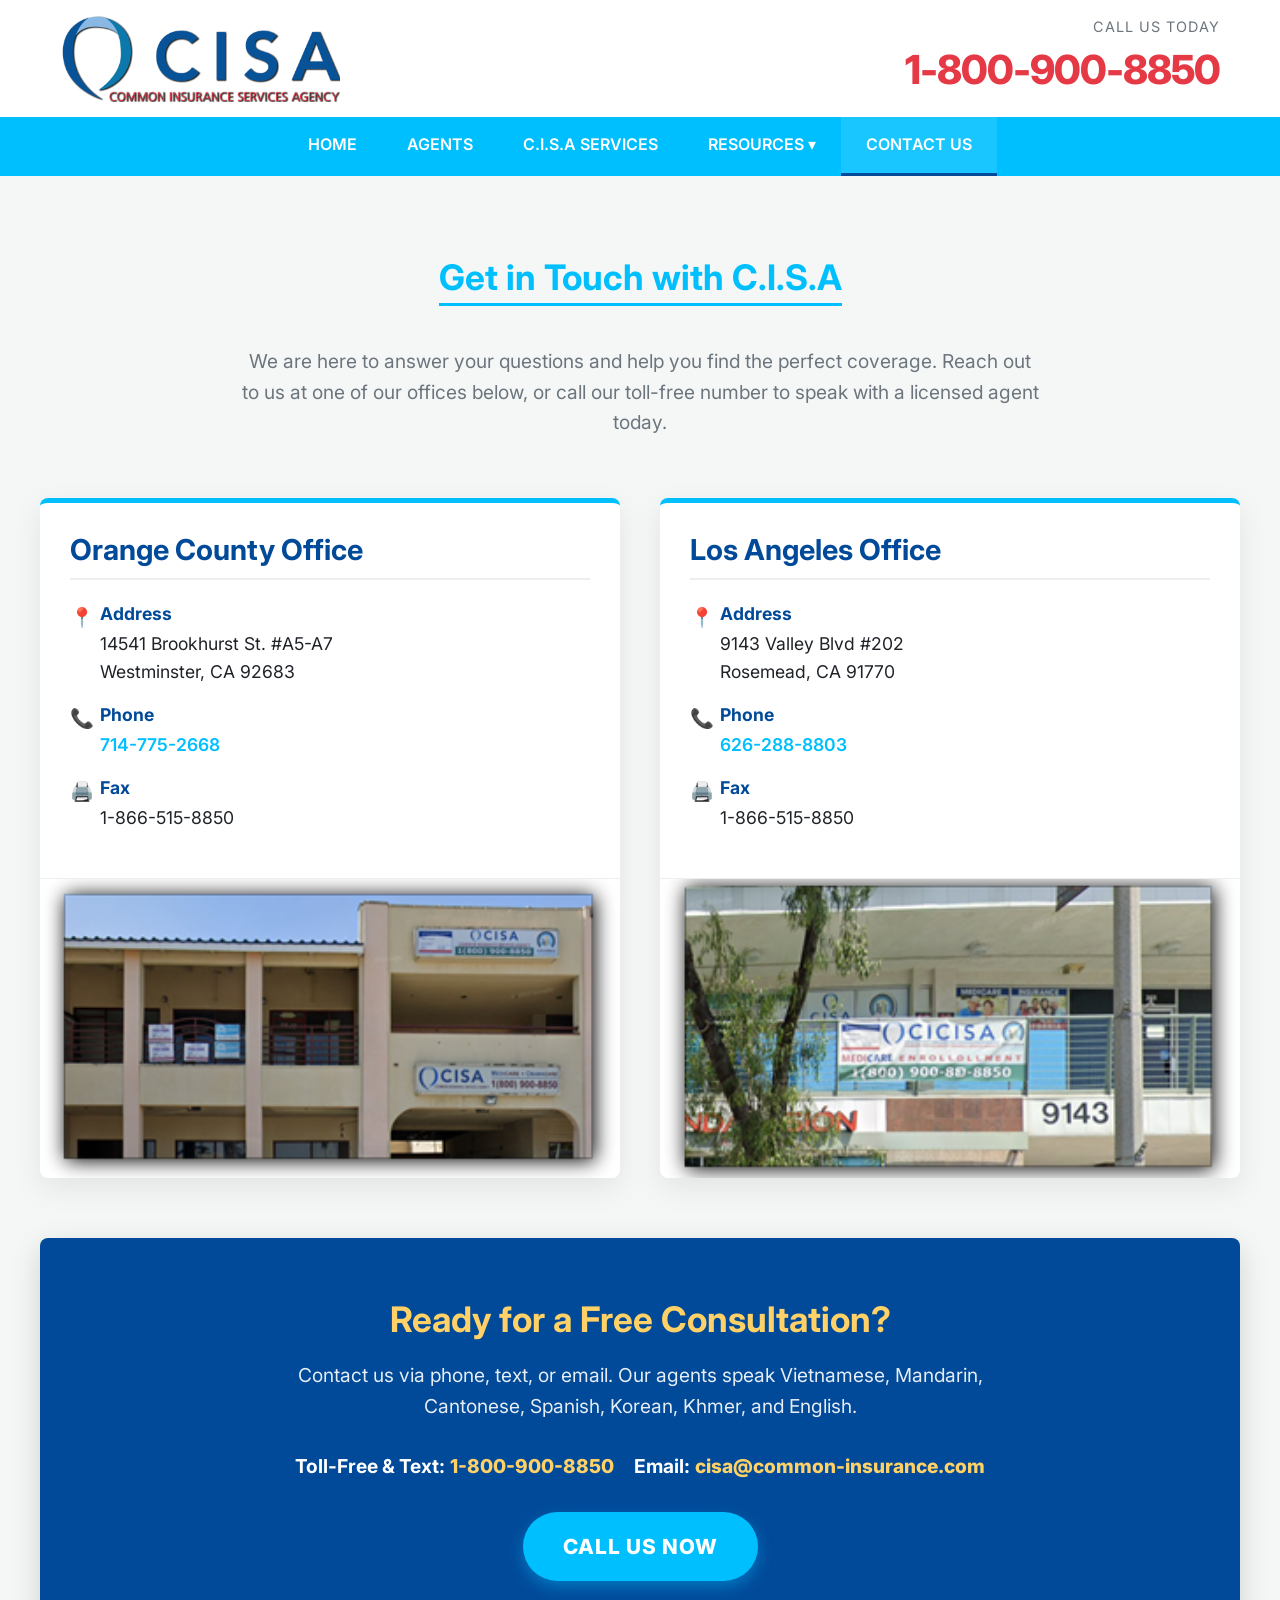
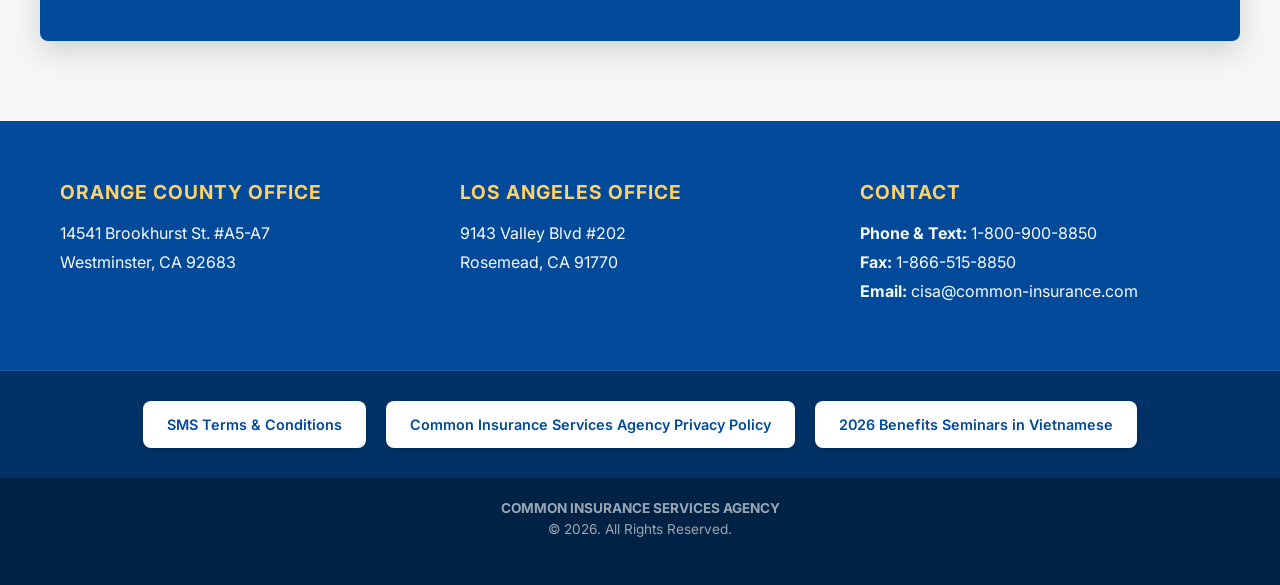
<file: contact-us.html>
<!doctype html>
<html lang="en">
<head>
    <meta charset="utf-8">
    <title>CISA - Contact Us</title>
    <meta name="viewport" content="width=device-width, initial-scale=1.0">
    <link rel="icon" type="image/x-icon" href="images/favicon.ico">
    <link href="https://fonts.googleapis.com/css2?family=Inter:wght@400;600;800&family=Merriweather:ital,wght@1,400&display=swap" rel="stylesheet">
    <link href="css/global.css" rel="stylesheet">
    <link href="css/contact.css" rel="stylesheet">
</head>
<body style="background-color: var(--bg-light-gray);">

       <header class="site-header">
        <div class="container header-content">
            <div class="logo-container">
                <a href="index.html">
                    <img loading="lazy" src="images/logo_shadow.png" alt="CISA Logo" class="site-logo">
                </a>
            </div>
            
            <div class="phone-container">
                <span>Call Us Today</span>
                <a href="tel:18009008850" class="phone-number">1-800-900-8850</a>
            </div>
        </div>
    </header>

    <nav class="site-nav">
        <div class="container nav-container">
            <button class="mobile-menu-toggle" aria-label="Toggle navigation" aria-expanded="false">
                <span class="hamburger-line"></span>
                <span class="hamburger-line"></span>
                <span class="hamburger-line"></span>
            </button>
            <ul class="nav-links">
                <li><a href="/index.html">HOME</a></li>
                <li><a href="/agents.html">AGENTS</a></li>
                <li><a href="/cisa-services.html">C.I.S.A SERVICES</a></li>
                <li class="has-dropdown">
                    <a href="#">RESOURCES ▾</a>
                    <ul class="dropdown">
                        <li><a href="https://www.ssa.gov/" target="_blank" rel="noopener">SSA.GOV</a></li>
                        <li><a href="https://www.medicare.gov/" target="_blank" rel="noopener">MEDICARE</a></li>
                        <li><a href="https://mcweb.apps.prd.cammis.medi-cal.ca.gov/" target="_blank" rel="noopener">MEDI-CAL</a></li>
                        <li class="has-dropdown">
                            <a href="#">FORMS ▸</a>
                            <ul class="dropdown">
                                <li><a href="/DOC/CMS-40B-.pdf" target="_blank" rel="noopener">CMS 40B</a></li>
                                <li><a href="/DOC/CMS-L564_fillable-1.pdf" target="_blank" rel="noopener">CMS L564</a></li>
                            </ul>
                        </li>
                        <li><a href="/agent-resource.html">AGENT RESOURCES</a></li>
                    </ul>
                </li>
                <li><a href="/contact-us.html" class="active">CONTACT US</a></li>
            </ul>
        </div>
    </nav>

    <main class="container section-padding">
        
        <div class="contact-intro">
            <h1 class="section-title">Get in Touch with C.I.S.A</h1>
            <p>We are here to answer your questions and help you find the perfect coverage. Reach out to us at one of our offices below, or call our toll-free number to speak with a licensed agent today.</p>
        </div>

        <div class="contact-grid">
            
            <div class="office-card">
                <div class="office-info">
                    <h2>Orange County Office</h2>
                    
                    <div class="contact-detail">
                        <div class="contact-icon">📍</div>
                        <div class="contact-text">
                            <strong>Address</strong>
                            14541 Brookhurst St. #A5-A7<br>
                            Westminster, CA 92683
                        </div>
                    </div>
                    
                    <div class="contact-detail">
                        <div class="contact-icon">📞</div>
                        <div class="contact-text">
                            <strong>Phone</strong>
                            <a href="tel:7147752668">714-775-2668</a>
                        </div>
                    </div>

                    <div class="contact-detail">
                        <div class="contact-icon">🖨️</div>
                        <div class="contact-text">
                            <strong>Fax</strong>
                            1-866-515-8850
                        </div>
                    </div>
                </div>
                <img src="images/dia chi 1.png" alt="Map to Westminster Office" class="office-map" loading="lazy">
            </div>

            <div class="office-card">
                <div class="office-info">
                    <h2>Los Angeles Office</h2>
                    
                    <div class="contact-detail">
                        <div class="contact-icon">📍</div>
                        <div class="contact-text">
                            <strong>Address</strong>
                            9143 Valley Blvd #202<br>
                            Rosemead, CA 91770
                        </div>
                    </div>
                    
                    <div class="contact-detail">
                        <div class="contact-icon">📞</div>
                        <div class="contact-text">
                            <strong>Phone</strong>
                            <a href="tel:6262888803">626-288-8803</a>
                        </div>
                    </div>

                    <div class="contact-detail">
                        <div class="contact-icon">🖨️</div>
                        <div class="contact-text">
                            <strong>Fax</strong>
                            1-866-515-8850
                        </div>
                    </div>
                </div>
                <img src="images/dia chi 3.png" alt="Map to Rosemead Office" class="office-map" loading="lazy">
            </div>

        </div>

        <div class="connect-section">
            <h2>Ready for a Free Consultation?</h2>
            <p>Contact us via phone, text, or email. Our agents speak Vietnamese, Mandarin, Cantonese, Spanish, Korean, Khmer, and English.</p>
            <div style="display: flex; gap: 20px; justify-content: center; flex-wrap: wrap; margin-bottom: 30px;">
                <div style="font-size: 1.2rem;"><strong>Toll-Free & Text:</strong> <a href="tel:18009008850" style="color:var(--accent-yellow); font-weight:800;">1-800-900-8850</a></div>
                <div style="font-size: 1.2rem;"><strong>Email:</strong> <a href="mailto:cisa@common-insurance.com" style="color:var(--accent-yellow); font-weight:800;">cisa@common-insurance.com</a></div>
            </div>
            <a href="tel:18009008850" class="btn-large">Call Us Now</a>
        </div>

    </main>

    <footer class="site-footer">
        <div class="footer-top">
            <div class="container footer-grid">
                <div class="footer-widget">
                    <h3>ORANGE COUNTY OFFICE</h3>
                    <p>14541 Brookhurst St. #A5-A7<br>Westminster, CA 92683</p>
                </div>
                <div class="footer-widget">
                    <h3>LOS ANGELES OFFICE</h3>
                    <p>9143 Valley Blvd #202<br>Rosemead, CA 91770</p>
                </div>
                <div class="footer-widget">
                    <h3>CONTACT</h3>
                    <p>
                        <strong>Phone & Text:</strong> <a href="tel:18009008850">1-800-900-8850</a><br>
                        <strong>Fax:</strong> 1-866-515-8850<br>
                        <strong>Email:</strong> <a href="mailto:cisa@common-insurance.com">cisa@common-insurance.com</a>
                    </p>
                </div>
            </div>
        </div>
        <div class="footer-middle">
            <div class="container footer-links-grid">
                <a href="/SMS-TERMS.html">SMS Terms & Conditions</a>
                <a href="/privacy.html">Common Insurance Services Agency Privacy Policy</a>
                <a href="/DOC/FINAL%20PRINT%20POSTCARDS.pdf" target="_blank" rel="noopener">2026 Benefits Seminars in Vietnamese</a>
            </div>
        </div>
        <div class="footer-bottom">
            <div class="container">
                <p><strong>COMMON INSURANCE SERVICES AGENCY</strong><br>
                &copy; <span id="current-year">2025</span>. All Rights Reserved.</p>
            </div>
        </div>
    </footer>

    <script src="js/main.js"></script>
</body>
</html>
</file>
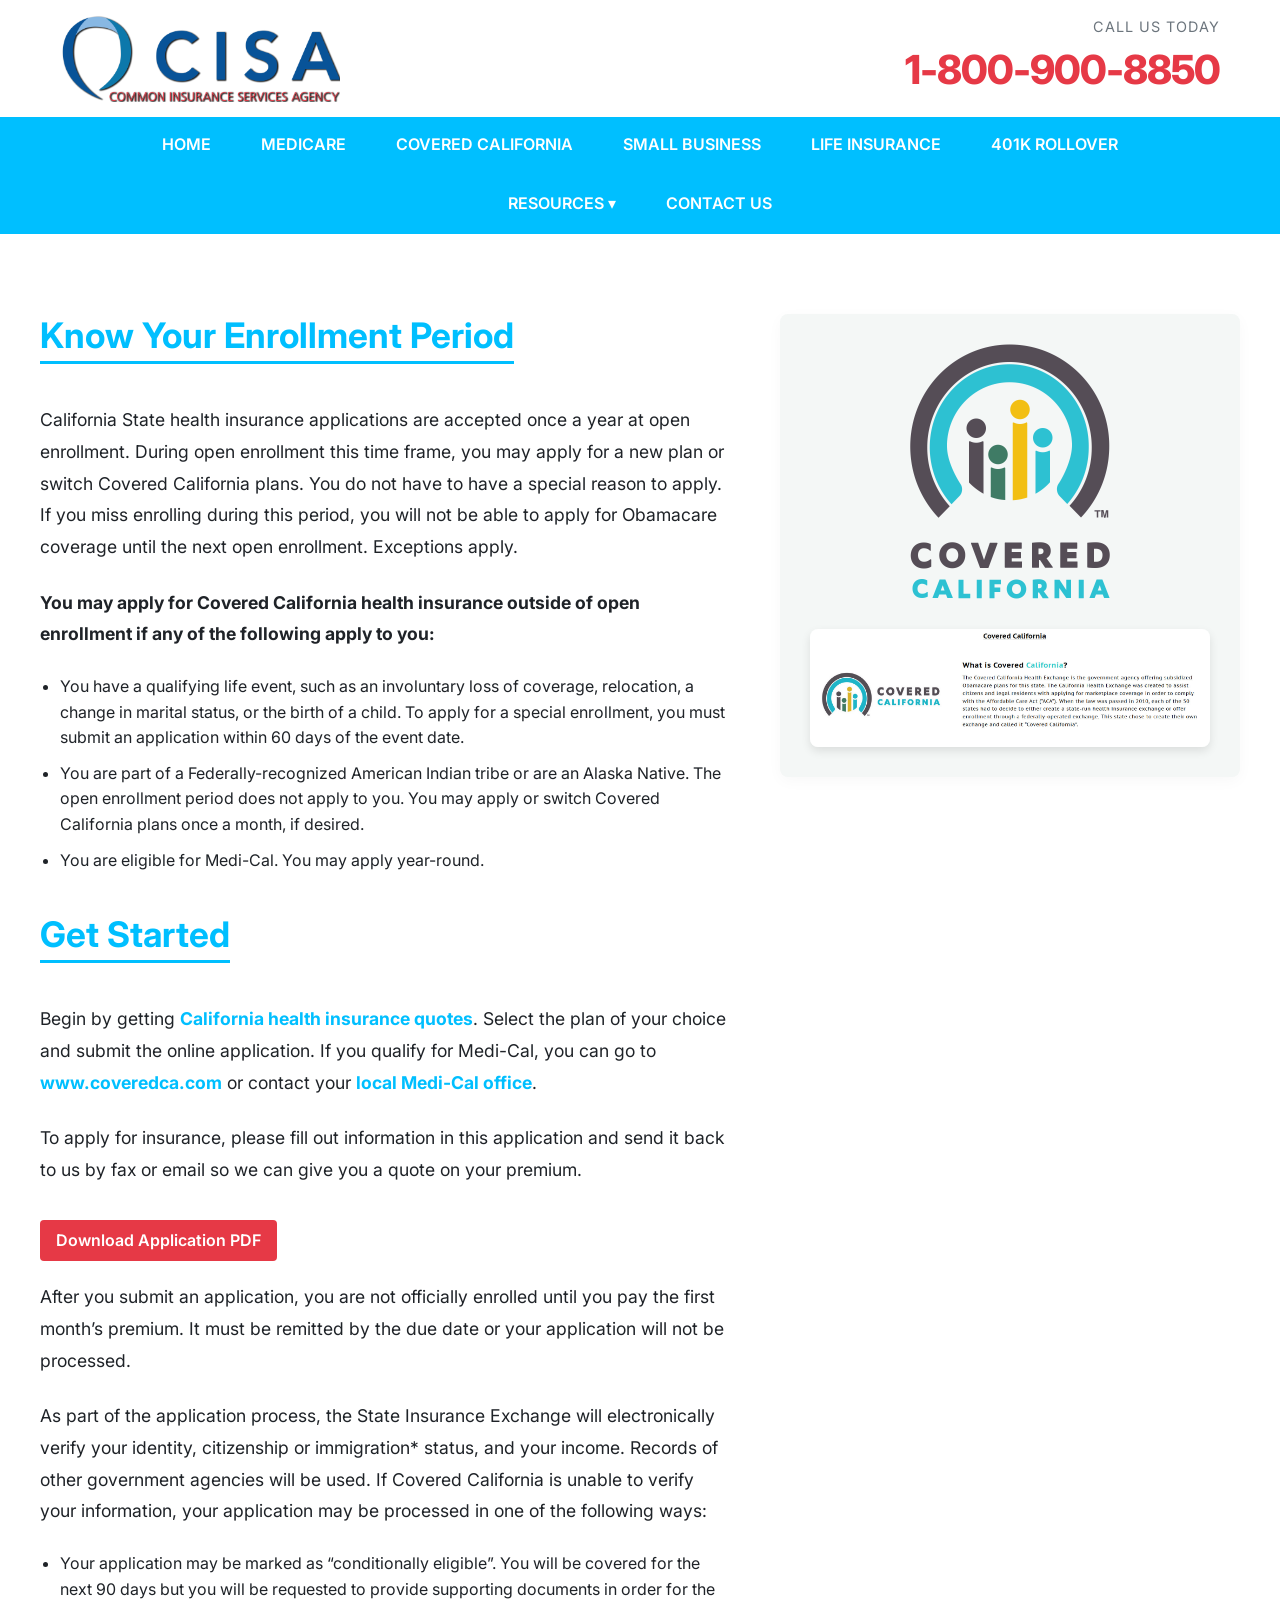
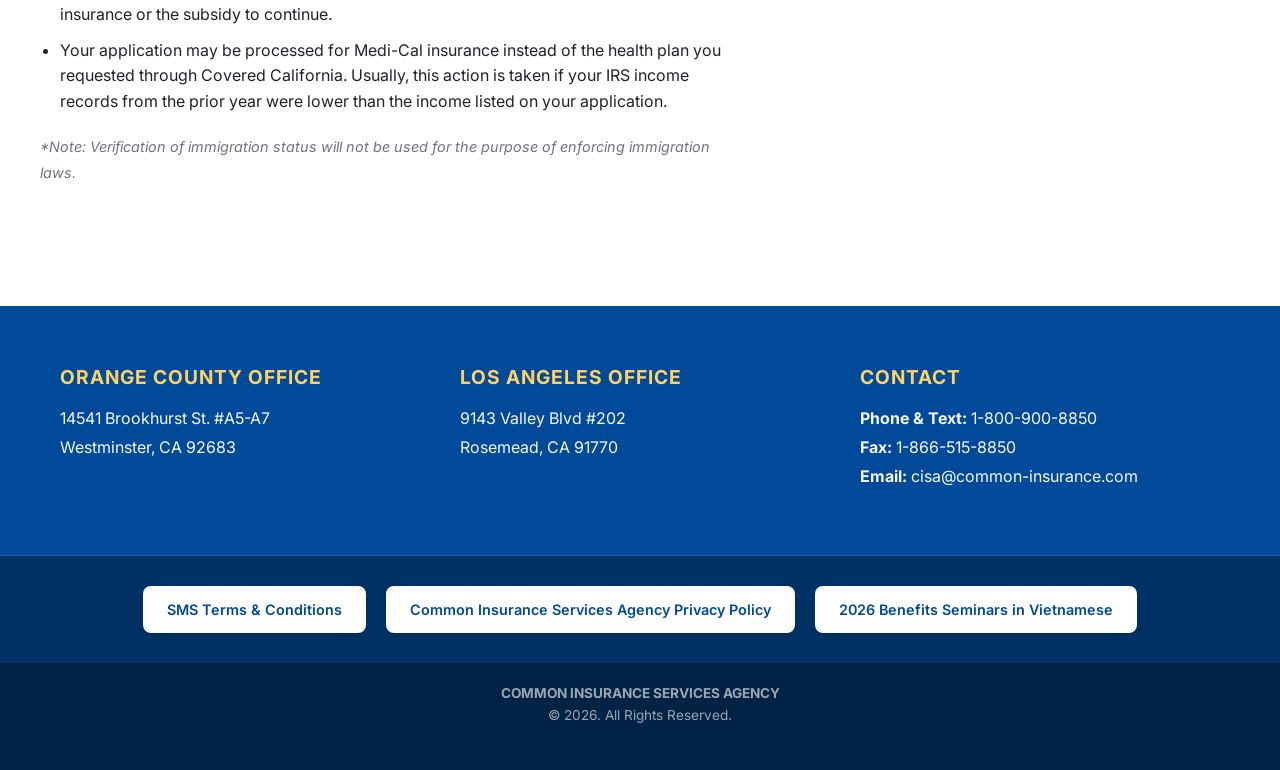
<file: covered-cali.html>
<!doctype html>
<html lang="en">
<head>
    <meta charset="utf-8">
    <title>CISA - Covered California</title>
    <meta name="viewport" content="width=device-width, initial-scale=1.0">
    <link rel="icon" type="image/x-icon" href="images/favicon.ico">
    <link href="https://fonts.googleapis.com/css2?family=Inter:wght@400;600;800&family=Merriweather:ital,wght@1,400&display=swap" rel="stylesheet">
    <link href="css/global.css" rel="stylesheet">
    <link href="css/services.css" rel="stylesheet">
</head>
<body>
       <header class="site-header">
        <div class="container header-content">
            <div class="logo-container">
                <a href="index.html">
                    <img loading="lazy" src="images/logo_shadow.png" alt="CISA Logo" class="site-logo">
                </a>
            </div>
            
            <div class="phone-container">
                <span>Call Us Today</span>
                <a href="tel:18009008850" class="phone-number">1-800-900-8850</a>
            </div>
        </div>
    </header>

    <nav class="site-nav">
        <div class="container nav-container">
            <button class="mobile-menu-toggle" aria-label="Toggle navigation" aria-expanded="false">
                <span class="hamburger-line"></span>
                <span class="hamburger-line"></span>
                <span class="hamburger-line"></span>
            </button>
            <ul class="nav-links">
                <li><a href="/index.html">HOME</a></li>
                <li><a href="/medicare.html">MEDICARE</a></li>
                <li><a href="/covered-cali.html">COVERED CALIFORNIA</a></li>
                <li><a href="/small-business.html">SMALL BUSINESS</a></li>
                <li><a href="/life-insurance.html">LIFE INSURANCE</a></li>
                <li><a href="/401k.html">401K ROLLOVER</a></li>
                <li class="has-dropdown">
                    <a href="#">RESOURCES ▾</a>
                    <ul class="dropdown">
                        <li><a href="https://www.ssa.gov/" target="_blank" rel="noopener">SSA.GOV</a></li>
                        <li><a href="https://www.medicare.gov/" target="_blank" rel="noopener">MEDICARE</a></li>
                        <li><a href="https://mcweb.apps.prd.cammis.medi-cal.ca.gov/" target="_blank" rel="noopener">MEDI-CAL</a></li>
                        <li class="has-dropdown">
                            <a href="#">FORMS ▸</a>
                            <ul class="dropdown">
                                <li><a href="/DOC/CMS-40B-.pdf" target="_blank" rel="noopener">CMS 40B</a></li>
                                <li><a href="/DOC/CMS-L564_fillable-1.pdf" target="_blank" rel="noopener">CMS L564</a></li>
                            </ul>
                        </li>
                        <li><a href="/agent-resource.html">AGENT RESOURCES</a></li>
                    </ul>
                </li>
                <li><a href="/contact-us.html">CONTACT US</a></li>
            </ul>
        </div>
    </nav>
    <main class="main-content container section-padding">
        <div class="services-layout">
            <div class="services-content">
                <section class="service-block">
                    <h2 class="section-title">Know Your Enrollment Period</h2>
                    <p>California State health insurance applications are accepted once a year at open enrollment. During open enrollment this time frame, you may apply for a new plan or switch Covered California plans. You do not have to have a special reason to apply. If you miss enrolling during this period, you will not be able to apply for Obamacare coverage until the next open enrollment. Exceptions apply.</p>
                    
                    <p><strong>You may apply for Covered California health insurance outside of open enrollment if any of the following apply to you:</strong></p>
                    <ul style="margin-left: 20px; margin-bottom: 20px;">
                        <li style="margin-bottom:10px;">You have a qualifying life event, such as an involuntary loss of coverage, relocation, a change in marital status, or the birth of a child. To apply for a special enrollment, you must submit an application within 60 days of the event date.</li>
                        <li style="margin-bottom:10px;">You are part of a Federally-recognized American Indian tribe or are an Alaska Native. The open enrollment period does not apply to you. You may apply or switch Covered California plans once a month, if desired.</li>
                        <li style="margin-bottom:10px;">You are eligible for Medi-Cal. You may apply year-round.</li>
                    </ul>
                </section>

                <section class="service-block">
                    <h2 class="section-title">Get Started</h2>
                    <p>Begin by getting <a href="https://www.healthforcalifornia.com/individual-and-family-quote" target="_blank" style="color:var(--primary-blue); font-weight:bold;">California health insurance quotes</a>. Select the plan of your choice and submit the online application. If you qualify for Medi-Cal, you can go to <a href="https://www.coveredca.com/" target="_blank" style="color:var(--primary-blue); font-weight:bold;">www.coveredca.com</a> or contact your <a href="https://www.dhcs.ca.gov/services/medi-cal/pages/countyoffices.aspx" target="_blank" style="color:var(--primary-blue); font-weight:bold;">local Medi-Cal office</a>.</p>
                    
                    <p>To apply for insurance, please fill out information in this application and send it back to us by fax or email so we can give you a quote on your premium.</p>
                    <a href="/DOC/APPLICATION 2015.pdf" target="_blank" class="application-link">Download Application PDF</a>

                    <p style="margin-top:20px;">After you submit an application, you are not officially enrolled until you pay the first month’s premium. It must be remitted by the due date or your application will not be processed.</p>
                    
                    <p>As part of the application process, the State Insurance Exchange will electronically verify your identity, citizenship or immigration* status, and your income. Records of other government agencies will be used. If Covered California is unable to verify your information, your application may be processed in one of the following ways:</p>
                    <ul style="margin-left: 20px; margin-bottom: 20px;">
                        <li style="margin-bottom:10px;">Your application may be marked as “conditionally eligible”. You will be covered for the next 90 days but you will be requested to provide supporting documents in order for the insurance or the subsidy to continue.</li>
                        <li style="margin-bottom:10px;">Your application may be processed for Medi-Cal insurance instead of the health plan you requested through Covered California. Usually, this action is taken if your IRS income records from the prior year were lower than the income listed on your application.</li>
                    </ul>

                    <p style="font-size:0.9rem; color:var(--text-muted); font-style:italic;">*Note: Verification of immigration status will not be used for the purpose of enforcing immigration laws.</p>
                </section>
            </div>
            
            <aside class="services-sidebar">
                <div class="sidebar-images">
                    <img loading="lazy" src="/images/Covered_California_logo.svg.png" alt="Covered California Logo" class="brand-logo">
                    <img loading="lazy" src="/images/covered cali.jpg" alt="Covered California Health" class="card-image">
                </div>
            </aside>
        </div>
    </main>
    <footer class="site-footer">
        <div class="footer-top">
            <div class="container footer-grid">
                <div class="footer-widget">
                    <h3>ORANGE COUNTY OFFICE</h3>
                    <p>14541 Brookhurst St. #A5-A7<br>Westminster, CA 92683</p>
                </div>
                <div class="footer-widget">
                    <h3>LOS ANGELES OFFICE</h3>
                    <p>9143 Valley Blvd #202<br>Rosemead, CA 91770</p>
                </div>
                <div class="footer-widget">
                    <h3>CONTACT</h3>
                    <p>
                        <strong>Phone & Text:</strong> <a href="tel:18009008850">1-800-900-8850</a><br>
                        <strong>Fax:</strong> 1-866-515-8850<br>
                        <strong>Email:</strong> <a href="mailto:cisa@common-insurance.com">cisa@common-insurance.com</a>
                    </p>
                </div>
            </div>
        </div>
        <div class="footer-middle">
            <div class="container footer-links-grid">
                <a href="/SMS-TERMS.html">SMS Terms & Conditions</a>
                <a href="/privacy.html">Common Insurance Services Agency Privacy Policy</a>
                <a href="/DOC/FINAL%20PRINT%20POSTCARDS.pdf" target="_blank" rel="noopener">2026 Benefits Seminars in Vietnamese</a>
            </div>
        </div>
        <div class="footer-bottom">
            <div class="container">
                <p><strong>COMMON INSURANCE SERVICES AGENCY</strong><br>
                &copy; <span id="current-year">2025</span>. All Rights Reserved.</p>
            </div>
        </div>
    </footer>

    <script src="js/main.js"></script>
</body>
</html>
</file>
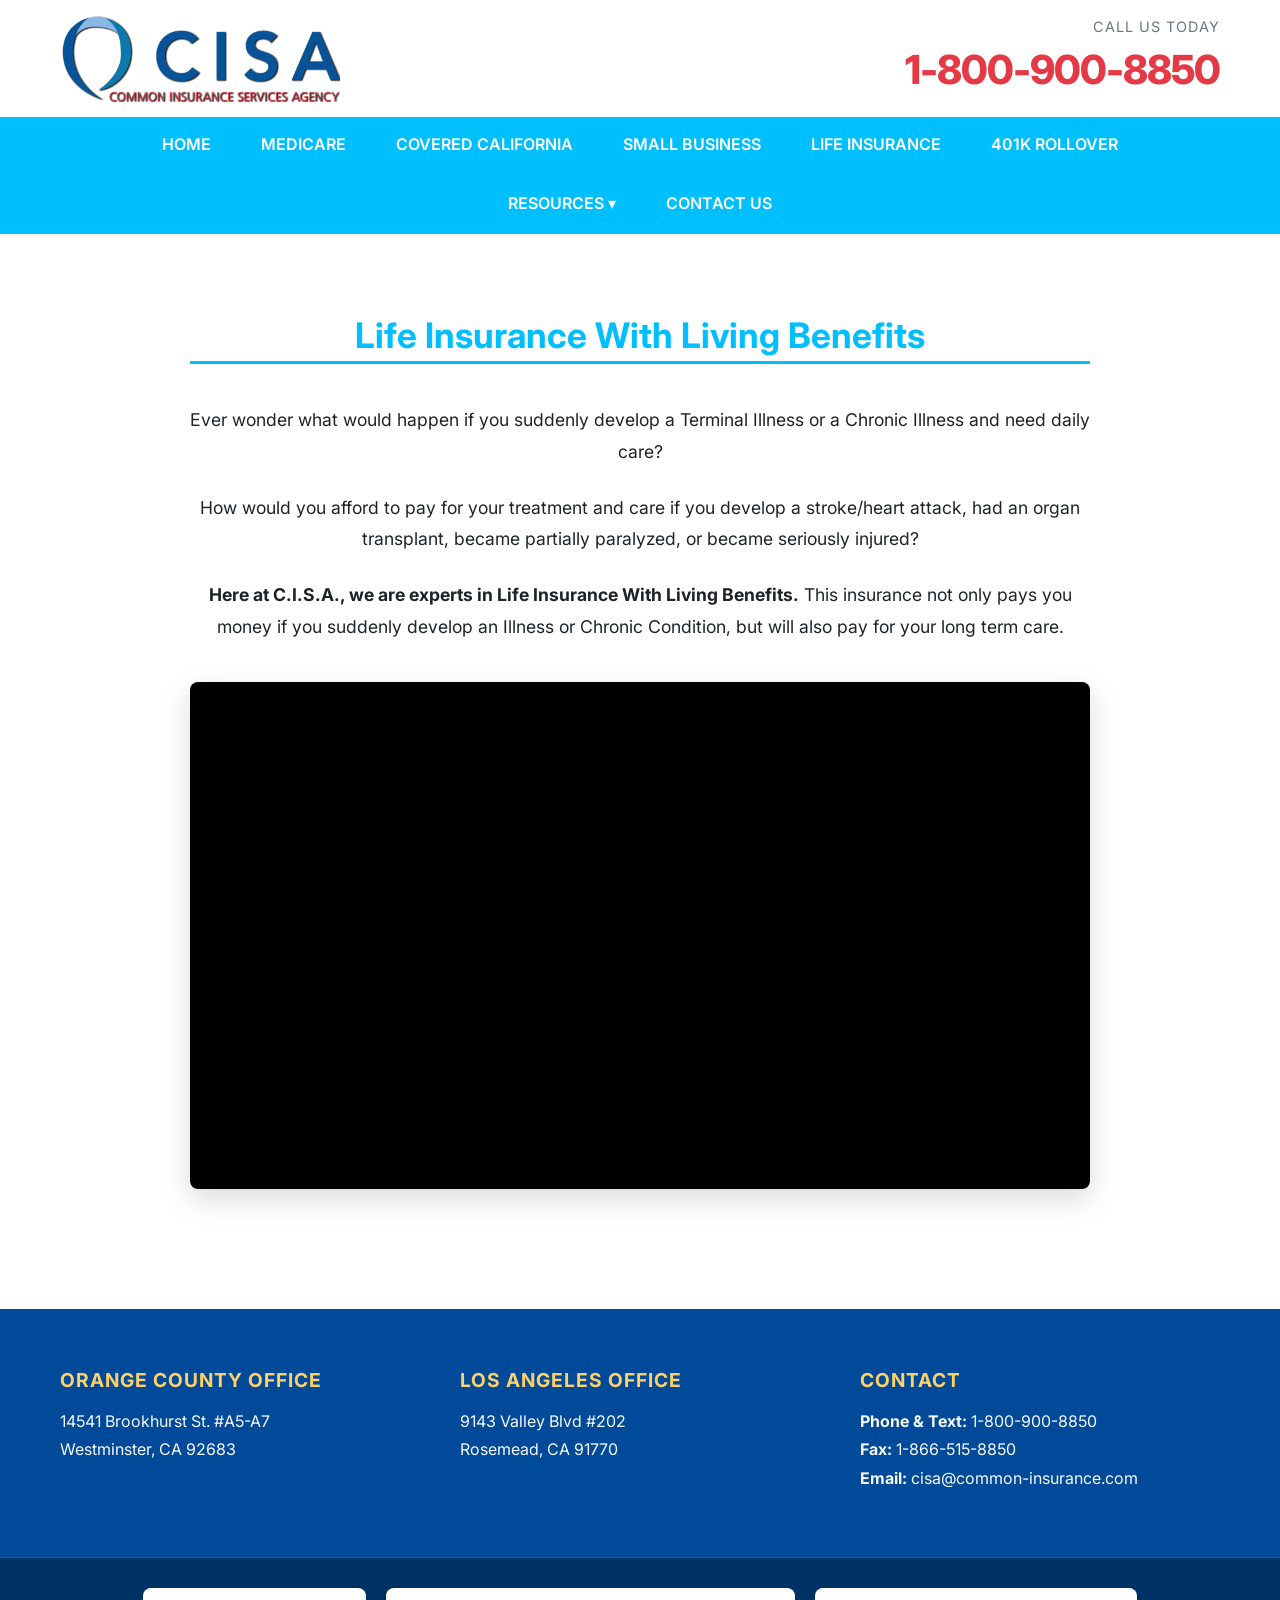
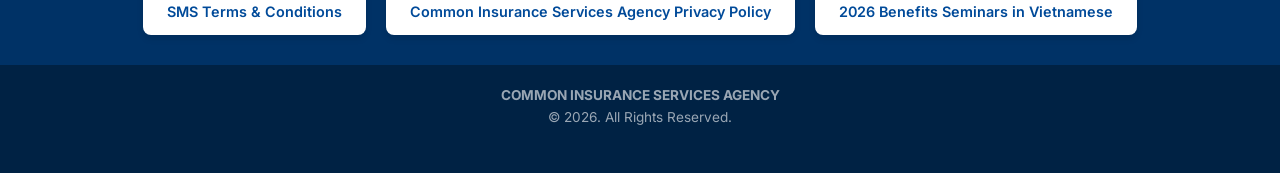
<file: life-insurance.html>
<!doctype html>
<html lang="en">
<head>
    <meta charset="utf-8">
    <title>CISA - Life Insurance</title>
    <meta name="viewport" content="width=device-width, initial-scale=1.0">
    <link rel="icon" type="image/x-icon" href="images/favicon.ico">
    <link href="https://fonts.googleapis.com/css2?family=Inter:wght@400;600;800&family=Merriweather:ital,wght@1,400&display=swap" rel="stylesheet">
    <link href="css/global.css" rel="stylesheet">
    <link href="css/services.css" rel="stylesheet">
</head>
<body>
       <header class="site-header">
        <div class="container header-content">
            <div class="logo-container">
                <a href="index.html">
                    <img loading="lazy" src="images/logo_shadow.png" alt="CISA Logo" class="site-logo">
                </a>
            </div>
            
            <div class="phone-container">
                <span>Call Us Today</span>
                <a href="tel:18009008850" class="phone-number">1-800-900-8850</a>
            </div>
        </div>
    </header>

    <nav class="site-nav">
        <div class="container nav-container">
            <button class="mobile-menu-toggle" aria-label="Toggle navigation" aria-expanded="false">
                <span class="hamburger-line"></span>
                <span class="hamburger-line"></span>
                <span class="hamburger-line"></span>
            </button>
            <ul class="nav-links">
                <li><a href="/index.html">HOME</a></li>
                <li><a href="/medicare.html">MEDICARE</a></li>
                <li><a href="/covered-cali.html">COVERED CALIFORNIA</a></li>
                <li><a href="/small-business.html">SMALL BUSINESS</a></li>
                <li><a href="/life-insurance.html">LIFE INSURANCE</a></li>
                <li><a href="/401k.html">401K ROLLOVER</a></li>
                <li class="has-dropdown">
                    <a href="#">RESOURCES ▾</a>
                    <ul class="dropdown">
                        <li><a href="https://www.ssa.gov/" target="_blank" rel="noopener">SSA.GOV</a></li>
                        <li><a href="https://www.medicare.gov/" target="_blank" rel="noopener">MEDICARE</a></li>
                        <li><a href="https://mcweb.apps.prd.cammis.medi-cal.ca.gov/" target="_blank" rel="noopener">MEDI-CAL</a></li>
                        <li class="has-dropdown">
                            <a href="#">FORMS ▸</a>
                            <ul class="dropdown">
                                <li><a href="/DOC/CMS-40B-.pdf" target="_blank" rel="noopener">CMS 40B</a></li>
                                <li><a href="/DOC/CMS-L564_fillable-1.pdf" target="_blank" rel="noopener">CMS L564</a></li>
                            </ul>
                        </li>
                        <li><a href="/agent-resource.html">AGENT RESOURCES</a></li>
                    </ul>
                </li>
                <li><a href="/contact-us.html">CONTACT US</a></li>
            </ul>
        </div>
    </nav>
    <main class="main-content container section-padding" style="max-width:900px;">
        <h1 class="section-title" style="display:block; text-align:center;">Life Insurance With Living Benefits</h1>
        
        <div style="font-size:1.1rem; line-height:1.8; text-align:center; margin-bottom:40px;">
            <p>Ever wonder what would happen if you suddenly develop a Terminal Illness or a Chronic Illness and need daily care?</p>
            <p>How would you afford to pay for your treatment and care if you develop a stroke/heart attack, had an organ transplant, became partially paralyzed, or became seriously injured?</p>
            <p><strong>Here at C.I.S.A., we are experts in Life Insurance With Living Benefits.</strong> This insurance not only pays you money if you suddenly develop an Illness or Chronic Condition, but will also pay for your long term care.</p>
        </div>

        <div class="video-container">
            <iframe src="https://www.youtube.com/embed/S8vb85RFTZw?rel=0" allowfullscreen></iframe>
        </div>
    </main>
    <footer class="site-footer">
        <div class="footer-top">
            <div class="container footer-grid">
                <div class="footer-widget">
                    <h3>ORANGE COUNTY OFFICE</h3>
                    <p>14541 Brookhurst St. #A5-A7<br>Westminster, CA 92683</p>
                </div>
                <div class="footer-widget">
                    <h3>LOS ANGELES OFFICE</h3>
                    <p>9143 Valley Blvd #202<br>Rosemead, CA 91770</p>
                </div>
                <div class="footer-widget">
                    <h3>CONTACT</h3>
                    <p>
                        <strong>Phone & Text:</strong> <a href="tel:18009008850">1-800-900-8850</a><br>
                        <strong>Fax:</strong> 1-866-515-8850<br>
                        <strong>Email:</strong> <a href="mailto:cisa@common-insurance.com">cisa@common-insurance.com</a>
                    </p>
                </div>
            </div>
        </div>
        <div class="footer-middle">
            <div class="container footer-links-grid">
                <a href="/SMS-TERMS.html">SMS Terms & Conditions</a>
                <a href="/privacy.html">Common Insurance Services Agency Privacy Policy</a>
                <a href="/DOC/FINAL%20PRINT%20POSTCARDS.pdf" target="_blank" rel="noopener">2026 Benefits Seminars in Vietnamese</a>
            </div>
        </div>
        <div class="footer-bottom">
            <div class="container">
                <p><strong>COMMON INSURANCE SERVICES AGENCY</strong><br>
                &copy; <span id="current-year">2025</span>. All Rights Reserved.</p>
            </div>
        </div>
    </footer>

    <script src="js/main.js"></script>
</body>
</html>
</file>
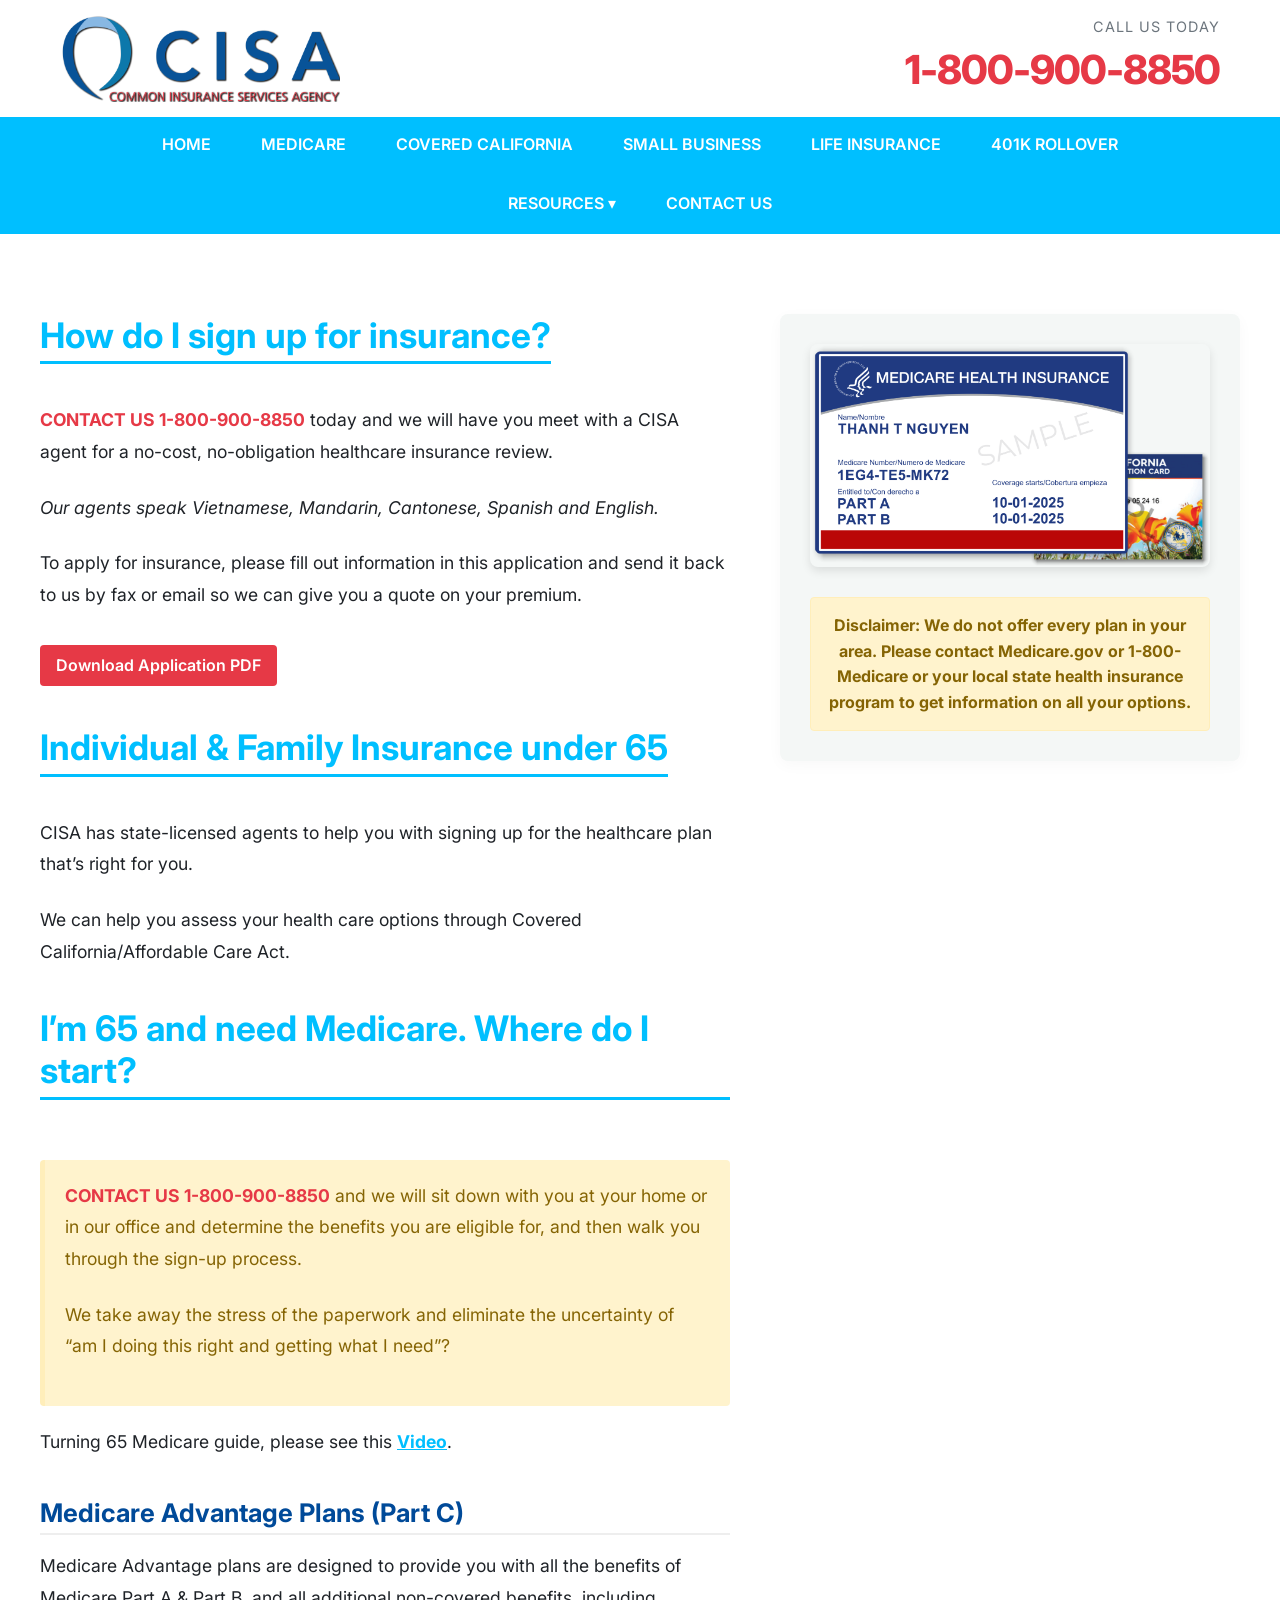
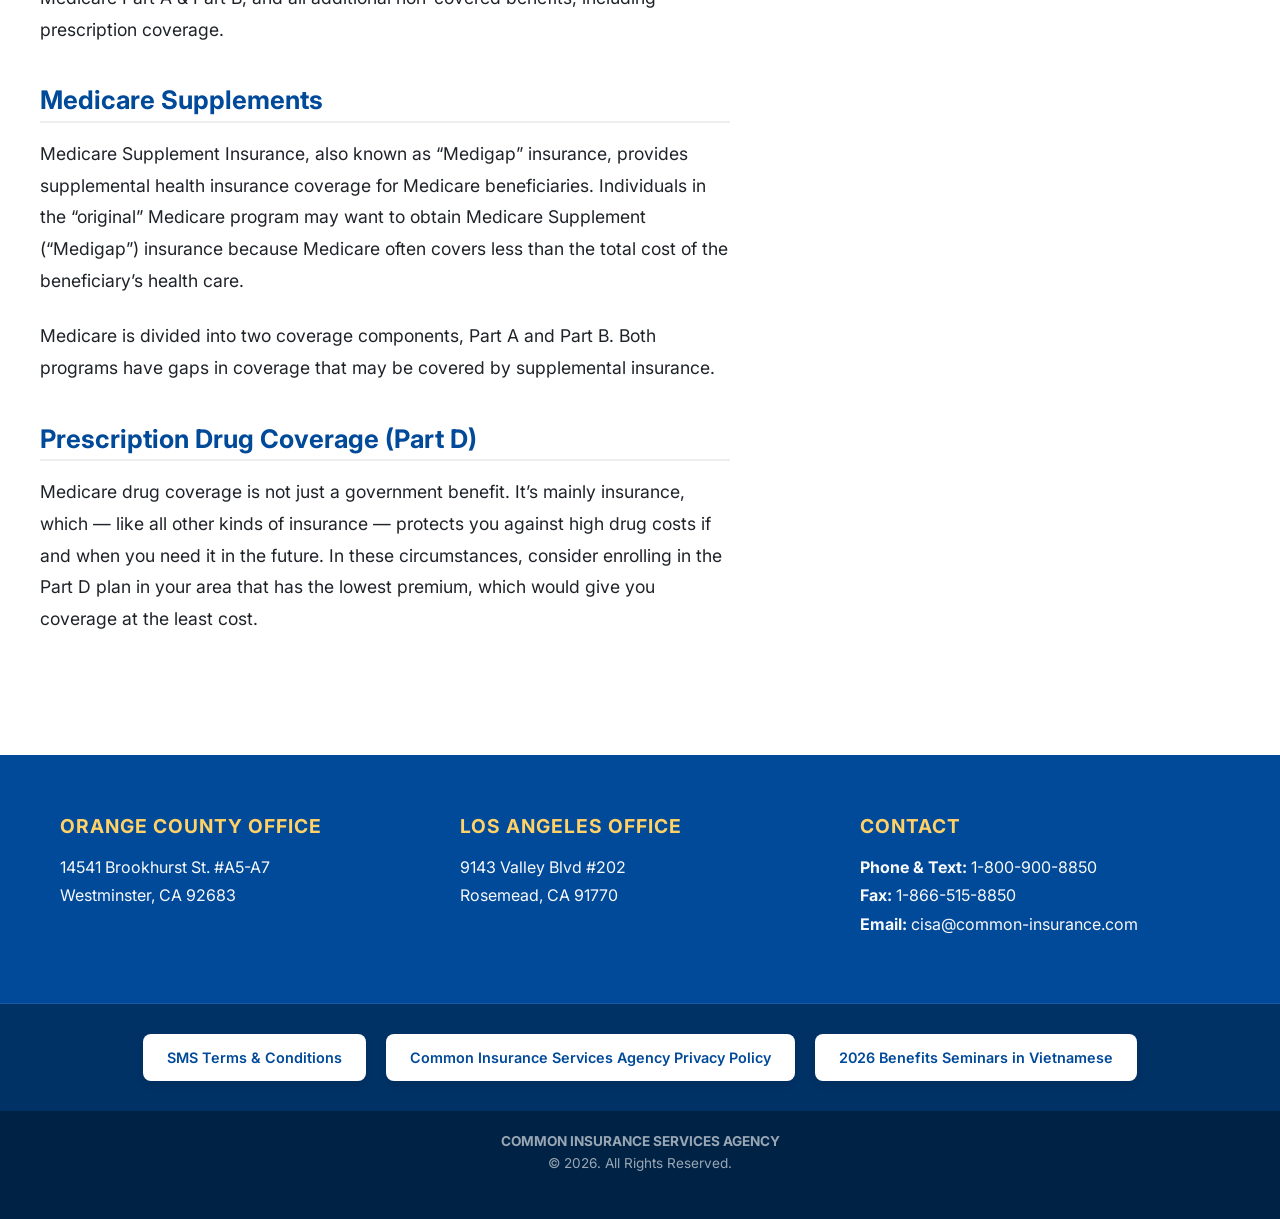
<file: medicare.html>
<!doctype html>
<html lang="en">
<head>
    <meta charset="utf-8">
    <title>CISA - Medicare</title>
    <meta name="viewport" content="width=device-width, initial-scale=1.0">
    <link rel="icon" type="image/x-icon" href="images/favicon.ico">
    <link href="https://fonts.googleapis.com/css2?family=Inter:wght@400;600;800&family=Merriweather:ital,wght@1,400&display=swap" rel="stylesheet">
    <link href="css/global.css" rel="stylesheet">
    <link href="css/services.css" rel="stylesheet">
</head>
<body>
       <header class="site-header">
        <div class="container header-content">
            <div class="logo-container">
                <a href="index.html">
                    <img loading="lazy" src="images/logo_shadow.png" alt="CISA Logo" class="site-logo">
                </a>
            </div>
            
            <div class="phone-container">
                <span>Call Us Today</span>
                <a href="tel:18009008850" class="phone-number">1-800-900-8850</a>
            </div>
        </div>
    </header>

    <nav class="site-nav">
        <div class="container nav-container">
            <button class="mobile-menu-toggle" aria-label="Toggle navigation" aria-expanded="false">
                <span class="hamburger-line"></span>
                <span class="hamburger-line"></span>
                <span class="hamburger-line"></span>
            </button>
            <ul class="nav-links">
                <li><a href="/index.html">HOME</a></li>
                <li><a href="/medicare.html">MEDICARE</a></li>
                <li><a href="/covered-cali.html">COVERED CALIFORNIA</a></li>
                <li><a href="/small-business.html">SMALL BUSINESS</a></li>
                <li><a href="/life-insurance.html">LIFE INSURANCE</a></li>
                <li><a href="/401k.html">401K ROLLOVER</a></li>
                <li class="has-dropdown">
                    <a href="#">RESOURCES ▾</a>
                    <ul class="dropdown">
                        <li><a href="https://www.ssa.gov/" target="_blank" rel="noopener">SSA.GOV</a></li>
                        <li><a href="https://www.medicare.gov/" target="_blank" rel="noopener">MEDICARE</a></li>
                        <li><a href="https://mcweb.apps.prd.cammis.medi-cal.ca.gov/" target="_blank" rel="noopener">MEDI-CAL</a></li>
                        <li class="has-dropdown">
                            <a href="#">FORMS ▸</a>
                            <ul class="dropdown">
                                <li><a href="/DOC/CMS-40B-.pdf" target="_blank" rel="noopener">CMS 40B</a></li>
                                <li><a href="/DOC/CMS-L564_fillable-1.pdf" target="_blank" rel="noopener">CMS L564</a></li>
                            </ul>
                        </li>
                        <li><a href="/agent-resource.html">AGENT RESOURCES</a></li>
                    </ul>
                </li>
                <li><a href="/contact-us.html">CONTACT US</a></li>
            </ul>
        </div>
    </nav>

    <main class="main-content container section-padding">
        <div class="services-layout">
            <div class="services-content">
                <section class="service-block">
                    <h2 class="section-title">How do I sign up for insurance?</h2>
                    <p><strong class="text-accent">CONTACT US 1-800-900-8850</strong> today and we will have you meet with a CISA agent for a no-cost, no-obligation healthcare insurance review.</p>
                    <p><em>Our agents speak Vietnamese, Mandarin, Cantonese, Spanish and English.</em></p>
                    <p>To apply for insurance, please fill out information in this application and send it back to us by fax or email so we can give you a quote on your premium.</p>
                    <a href="/DOC/APPLICATION 2015.pdf" target="_blank" class="application-link">Download Application PDF</a>
                </section>

                <section class="service-block">
                    <h2 class="section-title">Individual & Family Insurance under 65</h2>
                    <p>CISA has state-licensed agents to help you with signing up for the healthcare plan that’s right for you.</p>
                    <p>We can help you assess your health care options through Covered California/Affordable Care Act.</p>
                </section>

                <section class="service-block">
                    <h2 class="section-title">I’m 65 and need Medicare. Where do I start?</h2>
                    <div class="alert-box">
                        <p><strong class="text-accent">CONTACT US 1-800-900-8850</strong> and we will sit down with you at your home or in our office and determine the benefits you are eligible for, and then walk you through the sign-up process.</p>
                        <p>We take away the stress of the paperwork and eliminate the uncertainty of “am I doing this right and getting what I need”?</p>
                    </div>
                    <p>Turning 65 Medicare guide, please see this <a href="https://www.youtube.com/watch?v=BEGQ-AovIHg" target="_blank" style="color:var(--primary-blue); font-weight:bold; text-decoration:underline;">Video</a>.</p>
                </section>

                <section class="service-block">
                    <h3 class="sub-title">Medicare Advantage Plans (Part C)</h3>
                    <p>Medicare Advantage plans are designed to provide you with all the benefits of Medicare Part A & Part B, and all additional non-covered benefits, including prescription coverage.</p>
                </section>

                <section class="service-block">
                    <h3 class="sub-title">Medicare Supplements</h3>
                    <p>Medicare Supplement Insurance, also known as “Medigap” insurance, provides supplemental health insurance coverage for Medicare beneficiaries. Individuals in the “original” Medicare program may want to obtain Medicare Supplement (“Medigap”) insurance because Medicare often covers less than the total cost of the beneficiary’s health care.</p>
                    <p>Medicare is divided into two coverage components, Part A and Part B. Both programs have gaps in coverage that may be covered by supplemental insurance.</p>
                </section>

                <section class="service-block">
                    <h3 class="sub-title">Prescription Drug Coverage (Part D)</h3>
                    <p>Medicare drug coverage is not just a government benefit. It’s mainly insurance, which — like all other kinds of insurance — protects you against high drug costs if and when you need it in the future. In these circumstances, consider enrolling in the Part D plan in your area that has the lowest premium, which would give you coverage at the least cost.</p>
                </section>
            </div>
            
            <aside class="services-sidebar">
                <div class="sidebar-images">
                    <img loading="lazy" src="images/MEDICAL & MEDICARE CARD2025.png" alt="Medicare Cards" class="card-image">
                    <div style="background:#fff3cd; color:#856404; padding:15px; border-radius:4px; font-weight:bold; text-align:center; border:1px solid #ffeeba;">
                        Disclaimer: We do not offer every plan in your area. Please contact Medicare.gov or 1-800-Medicare or your local state health insurance program to get information on all your options.
                    </div>
                </div>
            </aside>
        </div>
    </main>
    <footer class="site-footer">
        <div class="footer-top">
            <div class="container footer-grid">
                <div class="footer-widget">
                    <h3>ORANGE COUNTY OFFICE</h3>
                    <p>14541 Brookhurst St. #A5-A7<br>Westminster, CA 92683</p>
                </div>
                <div class="footer-widget">
                    <h3>LOS ANGELES OFFICE</h3>
                    <p>9143 Valley Blvd #202<br>Rosemead, CA 91770</p>
                </div>
                <div class="footer-widget">
                    <h3>CONTACT</h3>
                    <p>
                        <strong>Phone & Text:</strong> <a href="tel:18009008850">1-800-900-8850</a><br>
                        <strong>Fax:</strong> 1-866-515-8850<br>
                        <strong>Email:</strong> <a href="mailto:cisa@common-insurance.com">cisa@common-insurance.com</a>
                    </p>
                </div>
            </div>
        </div>
        <div class="footer-middle">
            <div class="container footer-links-grid">
                <a href="/SMS-TERMS.html">SMS Terms & Conditions</a>
                <a href="/privacy.html">Common Insurance Services Agency Privacy Policy</a>
                <a href="/DOC/FINAL%20PRINT%20POSTCARDS.pdf" target="_blank" rel="noopener">2026 Benefits Seminars in Vietnamese</a>
            </div>
        </div>
        <div class="footer-bottom">
            <div class="container">
                <p><strong>COMMON INSURANCE SERVICES AGENCY</strong><br>
                &copy; <span id="current-year">2025</span>. All Rights Reserved.</p>
            </div>
        </div>
    </footer>

    <script src="js/main.js"></script>
</body>
</html>
</file>
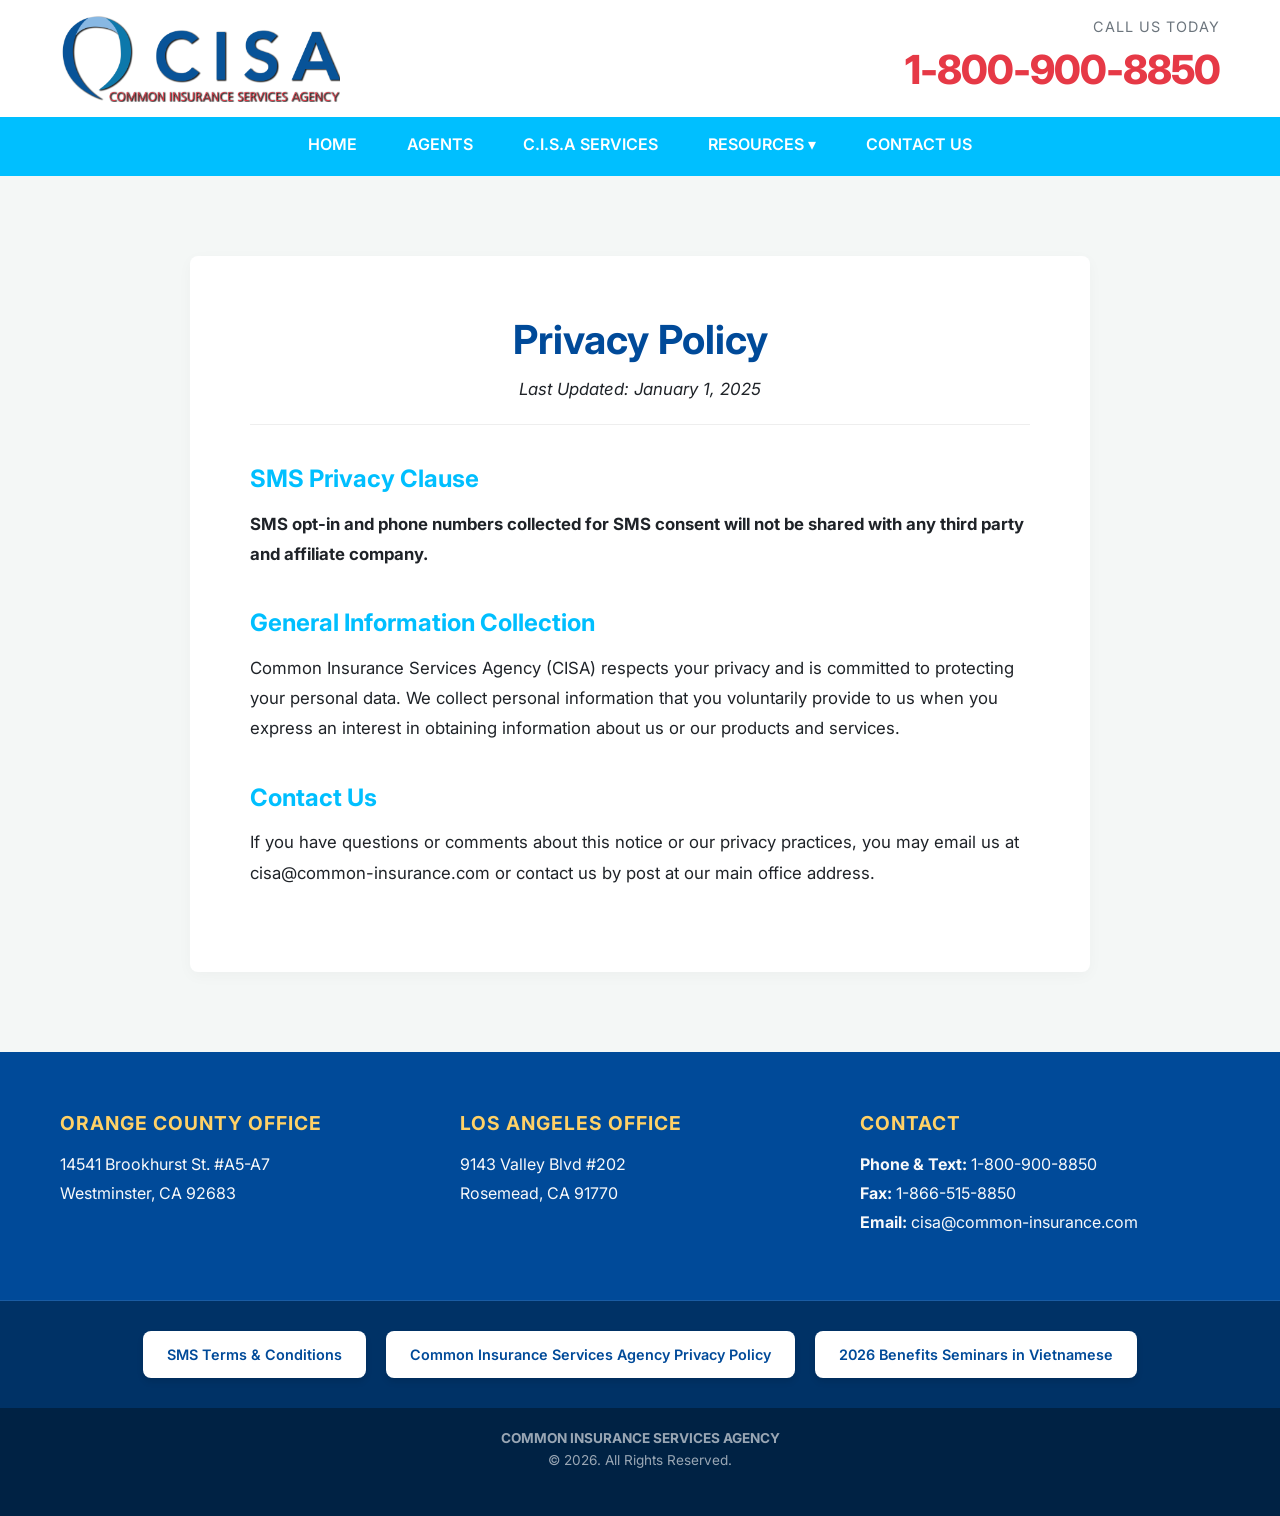
<file: privacy.html>
<!doctype html>
<html lang="en">
<head>
    <meta charset="utf-8">
    <title>CISA - Privacy Policy</title>
    <meta name="viewport" content="width=device-width, initial-scale=1.0">
    <link rel="icon" type="image/x-icon" href="images/favicon.ico">
    <link href="https://fonts.googleapis.com/css2?family=Inter:wght@400;600;800&family=Merriweather:ital,wght@1,400&display=swap" rel="stylesheet">
    <link href="css/global.css" rel="stylesheet">
    <link href="css/legal.css" rel="stylesheet">
</head>
<body style="background-color: var(--bg-light-gray);">

       <header class="site-header">
        <div class="container header-content">
            <div class="logo-container">
                <a href="index.html">
                    <img loading="lazy" src="images/logo_shadow.png" alt="CISA Logo" class="site-logo">
                </a>
            </div>
            
            <div class="phone-container">
                <span>Call Us Today</span>
                <a href="tel:18009008850" class="phone-number">1-800-900-8850</a>
            </div>
        </div>
    </header>

    <nav class="site-nav">
        <div class="container nav-container">
            <button class="mobile-menu-toggle" aria-label="Toggle navigation" aria-expanded="false">
                <span class="hamburger-line"></span>
                <span class="hamburger-line"></span>
                <span class="hamburger-line"></span>
            </button>
            <ul class="nav-links">
                <li><a href="/index.html">HOME</a></li>
                <li><a href="/agents.html">AGENTS</a></li>
                <li><a href="/cisa-services.html">C.I.S.A SERVICES</a></li>
                <li class="has-dropdown">
                    <a href="#">RESOURCES ▾</a>
                    <ul class="dropdown">
                        <li><a href="https://www.ssa.gov/" target="_blank" rel="noopener">SSA.GOV</a></li>
                        <li><a href="https://www.medicare.gov/" target="_blank" rel="noopener">MEDICARE</a></li>
                        <li><a href="https://mcweb.apps.prd.cammis.medi-cal.ca.gov/" target="_blank" rel="noopener">MEDI-CAL</a></li>
                        <li class="has-dropdown">
                            <a href="#">FORMS ▸</a>
                            <ul class="dropdown">
                                <li><a href="/DOC/CMS-40B-.pdf" target="_blank" rel="noopener">CMS 40B</a></li>
                                <li><a href="/DOC/CMS-L564_fillable-1.pdf" target="_blank" rel="noopener">CMS L564</a></li>
                            </ul>
                        </li>
                        <li><a href="/agent-resource.html">AGENT RESOURCES</a></li>
                    </ul>
                </li>
                <li><a href="/contact-us.html">CONTACT US</a></li>
            </ul>
        </div>
    </nav>

    <main class="container section-padding">
        <div class="legal-content">
            <h1>Privacy Policy</h1>
            <p class="last-updated">Last Updated: January 1, 2025</p>

            <h2>SMS Privacy Clause</h2>
            <p><strong>SMS opt-in and phone numbers collected for SMS consent will not be shared with any third party and affiliate company.</strong></p>

            <h2>General Information Collection</h2>
            <p>Common Insurance Services Agency (CISA) respects your privacy and is committed to protecting your personal data. We collect personal information that you voluntarily provide to us when you express an interest in obtaining information about us or our products and services.</p>

            <h2>Contact Us</h2>
            <p>If you have questions or comments about this notice or our privacy practices, you may email us at cisa@common-insurance.com or contact us by post at our main office address.</p>
        </div>
    </main>

    <footer class="site-footer">
        <div class="footer-top">
            <div class="container footer-grid">
                <div class="footer-widget">
                    <h3>ORANGE COUNTY OFFICE</h3>
                    <p>14541 Brookhurst St. #A5-A7<br>Westminster, CA 92683</p>
                </div>
                <div class="footer-widget">
                    <h3>LOS ANGELES OFFICE</h3>
                    <p>9143 Valley Blvd #202<br>Rosemead, CA 91770</p>
                </div>
                <div class="footer-widget">
                    <h3>CONTACT</h3>
                    <p>
                        <strong>Phone & Text:</strong> <a href="tel:18009008850">1-800-900-8850</a><br>
                        <strong>Fax:</strong> 1-866-515-8850<br>
                        <strong>Email:</strong> <a href="mailto:cisa@common-insurance.com">cisa@common-insurance.com</a>
                    </p>
                </div>
            </div>
        </div>
        <div class="footer-middle">
            <div class="container footer-links-grid">
                <a href="/SMS-TERMS.html">SMS Terms & Conditions</a>
                <a href="/privacy.html">Common Insurance Services Agency Privacy Policy</a>
                <a href="/DOC/FINAL%20PRINT%20POSTCARDS.pdf" target="_blank" rel="noopener">2026 Benefits Seminars in Vietnamese</a>
            </div>
        </div>
        <div class="footer-bottom">
            <div class="container">
                <p><strong>COMMON INSURANCE SERVICES AGENCY</strong><br>
                &copy; <span id="current-year">2025</span>. All Rights Reserved.</p>
            </div>
        </div>
    </footer>
    <script src="js/main.js"></script>
</body>
</html>
</file>
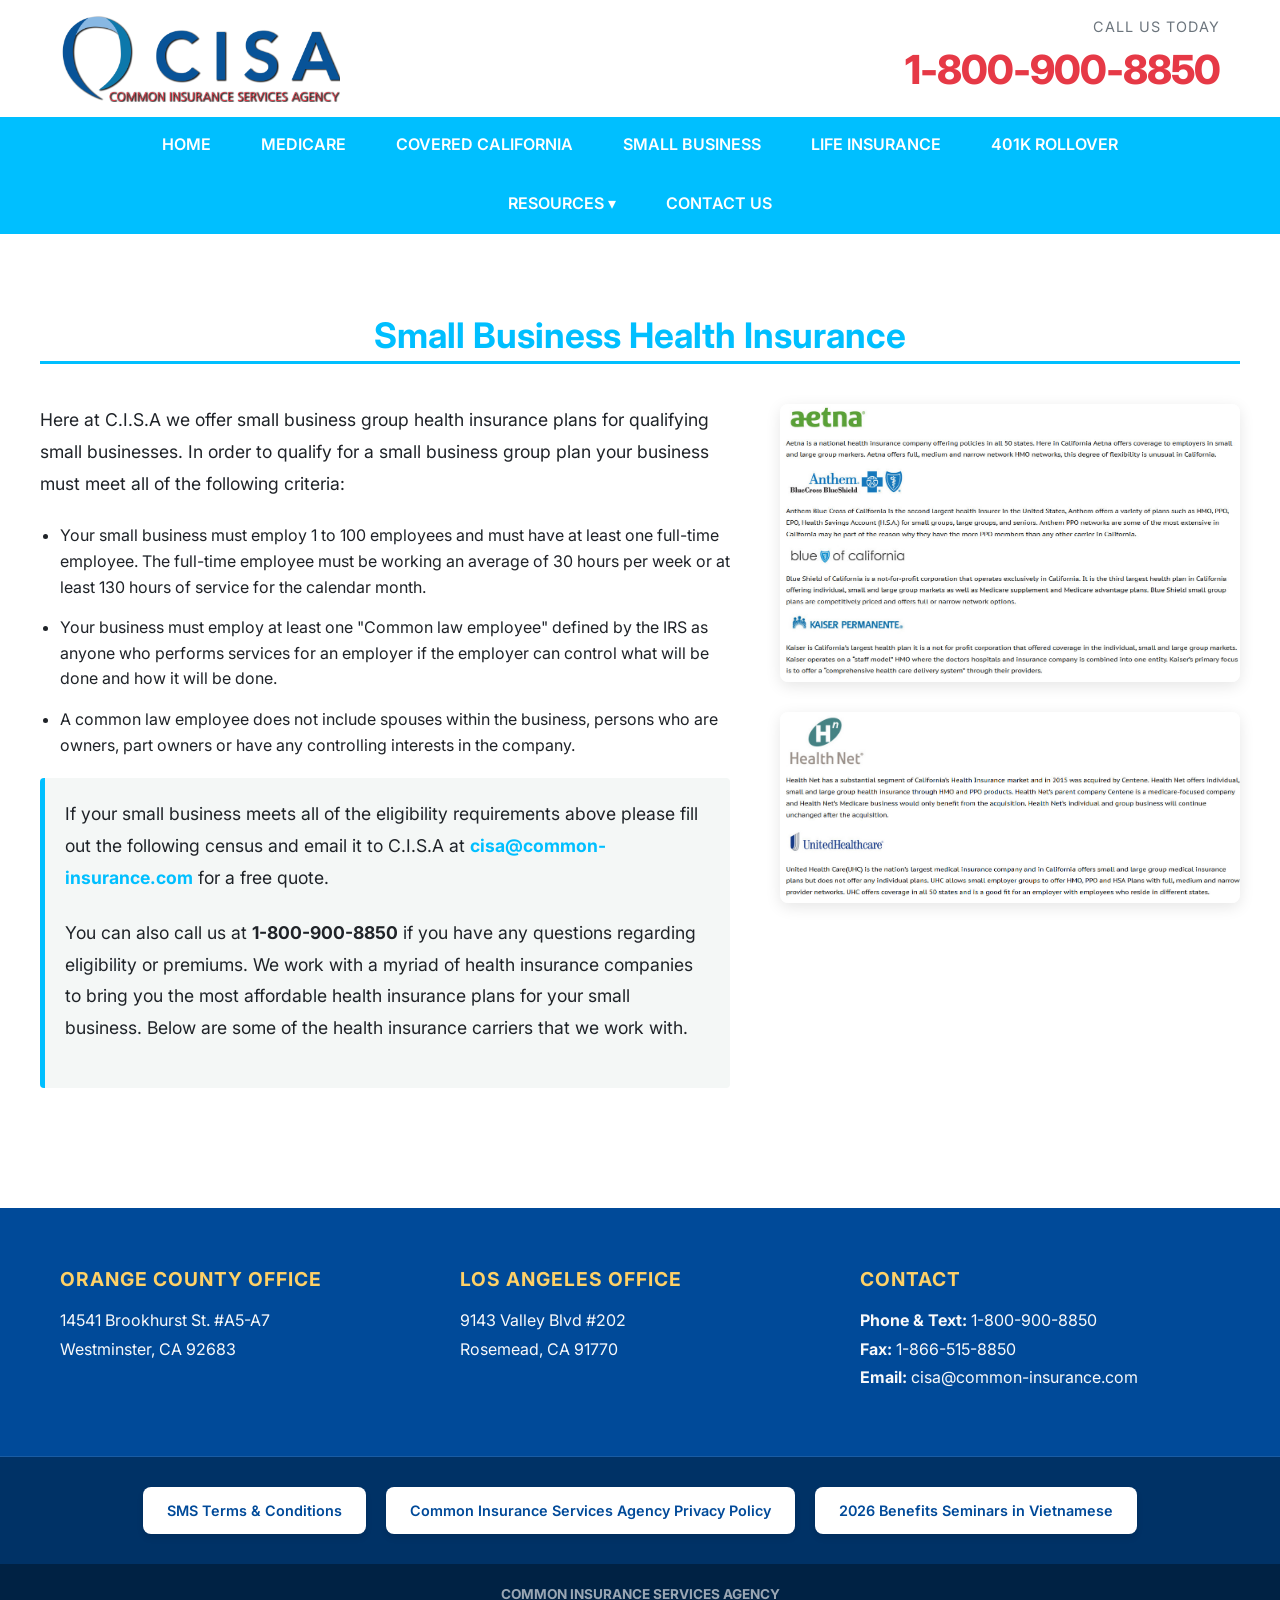
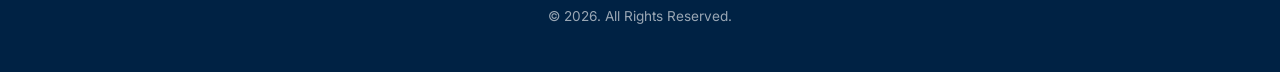
<file: small-business.html>
<!doctype html>
<html lang="en">
<head>
    <meta charset="utf-8">
    <title>CISA - Small Business</title>
    <meta name="viewport" content="width=device-width, initial-scale=1.0">
    <link rel="icon" type="image/x-icon" href="images/favicon.ico">
    <link href="https://fonts.googleapis.com/css2?family=Inter:wght@400;600;800&family=Merriweather:ital,wght@1,400&display=swap" rel="stylesheet">
    <link href="css/global.css" rel="stylesheet">
    <link href="css/services.css" rel="stylesheet">
</head>
<body>
       <header class="site-header">
        <div class="container header-content">
            <div class="logo-container">
                <a href="/index.html">
                    <img loading="lazy" src="images/logo_shadow.png" alt="CISA Logo" class="site-logo">
                </a>
            </div>
            
            <div class="phone-container">
                <span>Call Us Today</span>
                <a href="tel:18009008850" class="phone-number">1-800-900-8850</a>
            </div>
        </div>
    </header>

    <nav class="site-nav">
        <div class="container nav-container">
            <button class="mobile-menu-toggle" aria-label="Toggle navigation" aria-expanded="false">
                <span class="hamburger-line"></span>
                <span class="hamburger-line"></span>
                <span class="hamburger-line"></span>
            </button>
            <ul class="nav-links">
                <li><a href="/index.html">HOME</a></li>
                <li><a href="/medicare.html">MEDICARE</a></li>
                <li><a href="/covered-cali.html">COVERED CALIFORNIA</a></li>
                <li><a href="/small-business.html">SMALL BUSINESS</a></li>
                <li><a href="/life-insurance.html">LIFE INSURANCE</a></li>
                <li><a href="/401k.html">401K ROLLOVER</a></li>
                <li class="has-dropdown">
                    <a href="#">RESOURCES ▾</a>
                    <ul class="dropdown">
                        <li><a href="https://www.ssa.gov/" target="_blank" rel="noopener">SSA.GOV</a></li>
                        <li><a href="https://www.medicare.gov/" target="_blank" rel="noopener">MEDICARE</a></li>
                        <li><a href="https://mcweb.apps.prd.cammis.medi-cal.ca.gov/" target="_blank" rel="noopener">MEDI-CAL</a></li>
                        <li class="has-dropdown">
                            <a href="#">FORMS ▸</a>
                            <ul class="dropdown">
                                <li><a href="/DOC/CMS-40B-.pdf" target="_blank" rel="noopener">CMS 40B</a></li>
                                <li><a href="/DOC/CMS-L564_fillable-1.pdf" target="_blank" rel="noopener">CMS L564</a></li>
                            </ul>
                        </li>
                        <li><a href="/agent-resource.html">AGENT RESOURCES</a></li>
                    </ul>
                </li>
                <li><a href="/contact-us.html">CONTACT US</a></li>
            </ul>
        </div>
    </nav>
    <main class="main-content container section-padding">
        <h1 class="section-title" style="display:block; text-align:center;">Small Business Health Insurance</h1>
        
        <div class="services-layout" style="margin-top:40px;">
            <div class="services-content">
                <section class="service-block">
                    <p>Here at C.I.S.A we offer small business group health insurance plans for qualifying small businesses. In order to qualify for a small business group plan your business must meet all of the following criteria:</p>
                    
                    <ul style="margin-left: 20px; margin-bottom: 20px;">
                        <li style="margin-bottom:15px;">Your small business must employ 1 to 100 employees and must have at least one full-time employee. The full-time employee must be working an average of 30 hours per week or at least 130 hours of service for the calendar month.</li>
                        <li style="margin-bottom:15px;">Your business must employ at least one "Common law employee" defined by the IRS as anyone who performs services for an employer if the employer can control what will be done and how it will be done.</li>
                        <li style="margin-bottom:15px;">A common law employee does not include spouses within the business, persons who are owners, part owners or have any controlling interests in the company.</li>
                    </ul>

                    <div class="alert-box" style="background-color: var(--bg-light-gray); border-left-color: var(--primary-blue); color: var(--text-dark);">
                        <p>If your small business meets all of the eligibility requirements above please fill out the following census and email it to C.I.S.A at <a href="mailto:cisa@common-insurance.com" style="color:var(--primary-blue); font-weight:bold;">cisa@common-insurance.com</a> for a free quote. </p>
                        <p>You can also call us at <strong>1-800-900-8850</strong> if you have any questions regarding eligibility or premiums. We work with a myriad of health insurance companies to bring you the most affordable health insurance plans for your small business. Below are some of the health insurance carriers that we work with.</p>
                    </div>
                </section>
            </div>
            
            <aside class="services-sidebar">
                <div class="business-images">
                    <img loading="lazy" src="/images/BUSINESS_01.jpg" alt="Small Business Insurance Plans">
                    <img loading="lazy" src="/images/BUSINESS_021.jpg" alt="Business Healthcare">
                </div>
            </aside>
        </div>
    </main>
    <footer class="site-footer">
        <div class="footer-top">
            <div class="container footer-grid">
                <div class="footer-widget">
                    <h3>ORANGE COUNTY OFFICE</h3>
                    <p>14541 Brookhurst St. #A5-A7<br>Westminster, CA 92683</p>
                </div>
                <div class="footer-widget">
                    <h3>LOS ANGELES OFFICE</h3>
                    <p>9143 Valley Blvd #202<br>Rosemead, CA 91770</p>
                </div>
                <div class="footer-widget">
                    <h3>CONTACT</h3>
                    <p>
                        <strong>Phone & Text:</strong> <a href="tel:18009008850">1-800-900-8850</a><br>
                        <strong>Fax:</strong> 1-866-515-8850<br>
                        <strong>Email:</strong> <a href="mailto:cisa@common-insurance.com">cisa@common-insurance.com</a>
                    </p>
                </div>
            </div>
        </div>
        <div class="footer-middle">
            <div class="container footer-links-grid">
                <a href="/SMS-TERMS.html">SMS Terms & Conditions</a>
                <a href="/privacy.html">Common Insurance Services Agency Privacy Policy</a>
                <a href="/DOC/FINAL%20PRINT%20POSTCARDS.pdf" target="_blank" rel="noopener">2026 Benefits Seminars in Vietnamese</a>
            </div>
        </div>
        <div class="footer-bottom">
            <div class="container">
                <p><strong>COMMON INSURANCE SERVICES AGENCY</strong><br>
                &copy; <span id="current-year">2025</span>. All Rights Reserved.</p>
            </div>
        </div>
    </footer>

    <script src="js/main.js"></script>
</body>
</html>
</file>
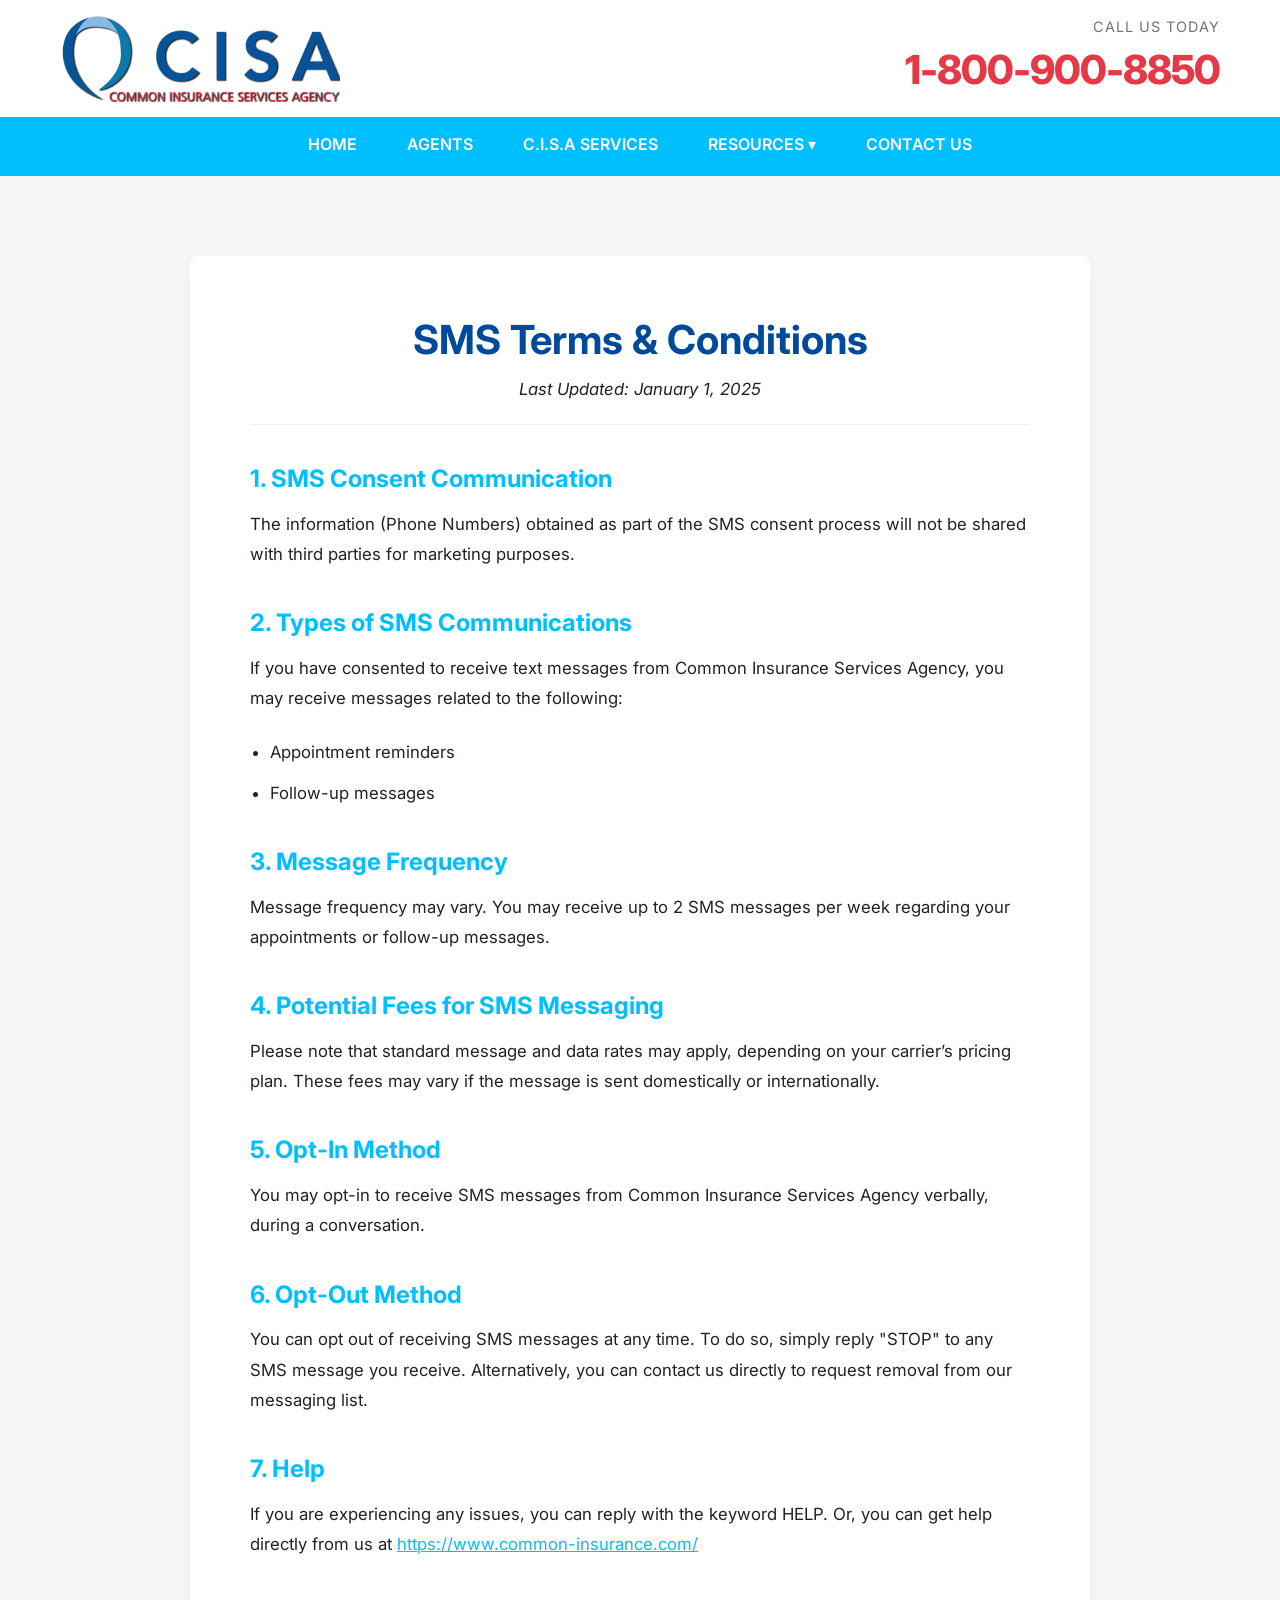
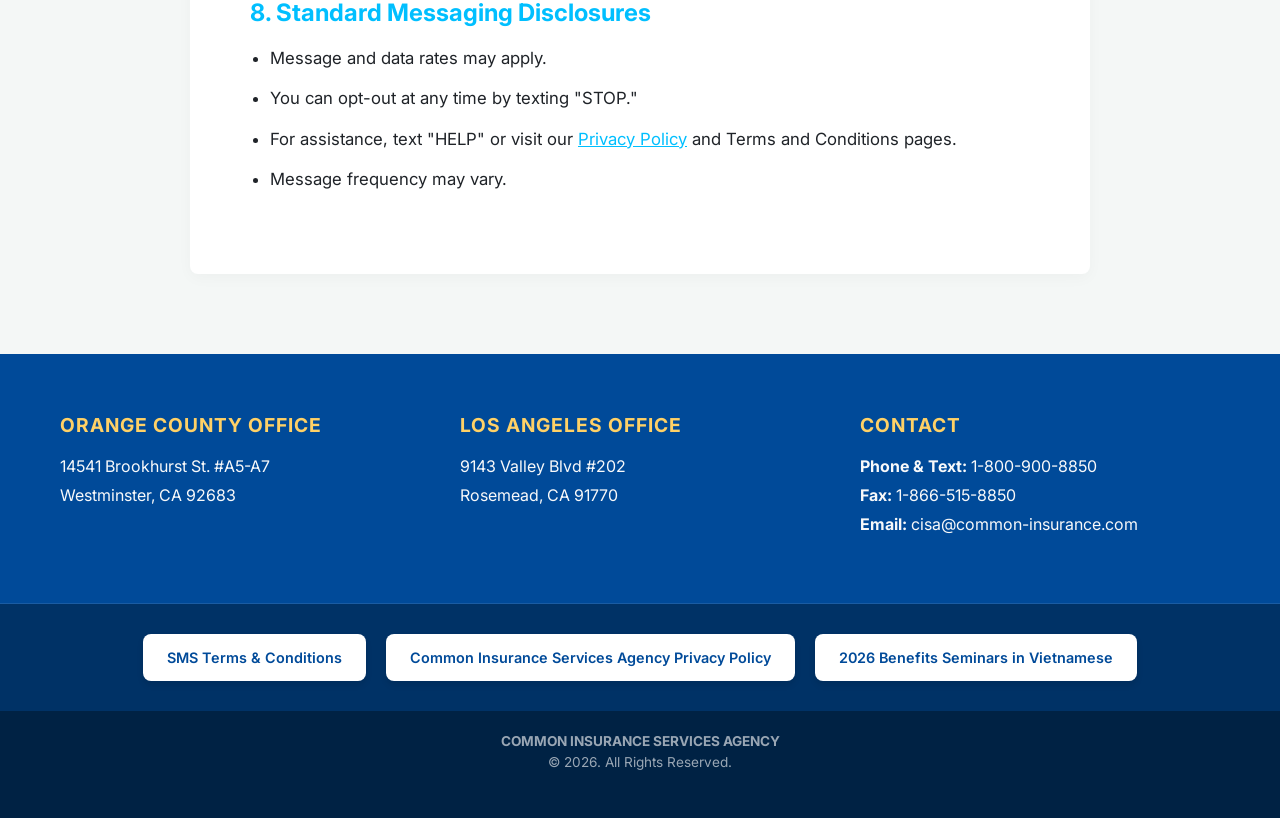
<file: SMS-TERMS.html>
<!doctype html>
<html lang="en">
<head>
    <meta charset="utf-8">
    <title>CISA - SMS Terms & Conditions</title>
    <meta name="viewport" content="width=device-width, initial-scale=1.0">
    <link rel="icon" type="image/x-icon" href="images/favicon.ico">
    <link href="https://fonts.googleapis.com/css2?family=Inter:wght@400;600;800&family=Merriweather:ital,wght@1,400&display=swap" rel="stylesheet">
    <link href="css/global.css" rel="stylesheet">
    <link href="css/legal.css" rel="stylesheet">
</head>
<body style="background-color: var(--bg-light-gray);">

       <header class="site-header">
        <div class="container header-content">
            <div class="logo-container">
                <a href="/index.html">
                    <img loading="lazy" src="images/logo_shadow.png" alt="CISA Logo" class="site-logo">
                </a>
            </div>
            
            <div class="phone-container">
                <span>Call Us Today</span>
                <a href="tel:18009008850" class="phone-number">1-800-900-8850</a>
            </div>
        </div>
    </header>

    <nav class="site-nav">
        <div class="container nav-container">
            <button class="mobile-menu-toggle" aria-label="Toggle navigation" aria-expanded="false">
                <span class="hamburger-line"></span>
                <span class="hamburger-line"></span>
                <span class="hamburger-line"></span>
            </button>
            <ul class="nav-links">
                <li><a href="/index.html">HOME</a></li>
                <li><a href="/agents.html">AGENTS</a></li>
                <li><a href="/cisa-services.html">C.I.S.A SERVICES</a></li>
                <li class="has-dropdown">
                    <a href="#">RESOURCES ▾</a>
                    <ul class="dropdown">
                        <li><a href="https://www.ssa.gov/" target="_blank" rel="noopener">SSA.GOV</a></li>
                        <li><a href="https://www.medicare.gov/" target="_blank" rel="noopener">MEDICARE</a></li>
                        <li><a href="https://mcweb.apps.prd.cammis.medi-cal.ca.gov/" target="_blank" rel="noopener">MEDI-CAL</a></li>
                        <li class="has-dropdown">
                            <a href="#">FORMS ▸</a>
                            <ul class="dropdown">
                                <li><a href="/DOC/CMS-40B-.pdf" target="_blank" rel="noopener">CMS 40B</a></li>
                                <li><a href="/DOC/CMS-L564_fillable-1.pdf" target="_blank" rel="noopener">CMS L564</a></li>
                            </ul>
                        </li>
                        <li><a href="/agent-resource.html">AGENT RESOURCES</a></li>
                    </ul>
                </li>
                <li><a href="/contact-us.html">CONTACT US</a></li>
            </ul>
        </div>
    </nav>

    <main class="container section-padding">
        <div class="legal-content">
            <h1>SMS Terms & Conditions</h1>
            <p class="last-updated">Last Updated: January 1, 2025</p>

            <h2>1. SMS Consent Communication</h2>
            <p>The information (Phone Numbers) obtained as part of the SMS consent process will not be shared with third parties for marketing purposes.</p>

            <h2>2. Types of SMS Communications</h2>
            <p>If you have consented to receive text messages from Common Insurance Services Agency, you may receive messages related to the following:</p>
            <ul>
                <li>Appointment reminders</li>
                <li>Follow-up messages</li>
            </ul>

            <h2>3. Message Frequency</h2>
            <p>Message frequency may vary. You may receive up to 2 SMS messages per week regarding your appointments or follow-up messages.</p>

            <h2>4. Potential Fees for SMS Messaging</h2>
            <p>Please note that standard message and data rates may apply, depending on your carrier’s pricing plan. These fees may vary if the message is sent domestically or internationally.</p>

            <h2>5. Opt-In Method</h2>
            <p>You may opt-in to receive SMS messages from Common Insurance Services Agency verbally, during a conversation.</p>

            <h2>6. Opt-Out Method</h2>
            <p>You can opt out of receiving SMS messages at any time. To do so, simply reply "STOP" to any SMS message you receive. Alternatively, you can contact us directly to request removal from our messaging list.</p>

            <h2>7. Help</h2>
            <p>If you are experiencing any issues, you can reply with the keyword HELP. Or, you can get help directly from us at <a href="https://www.common-insurance.com/" target="_blank" style="color: var(--primary-blue); text-decoration: underline;">https://www.common-insurance.com/</a></p>

            <h2>8. Standard Messaging Disclosures</h2>
            <ul>
                <li>Message and data rates may apply.</li>
                <li>You can opt-out at any time by texting "STOP."</li>
                <li>For assistance, text "HELP" or visit our <a href="/privacy.html" style="color: var(--primary-blue); text-decoration: underline;">Privacy Policy</a> and Terms and Conditions pages.</li>
                <li>Message frequency may vary.</li>
            </ul>
        </div>
    </main>

    <footer class="site-footer">
        <div class="footer-top">
            <div class="container footer-grid">
                <div class="footer-widget">
                    <h3>ORANGE COUNTY OFFICE</h3>
                    <p>14541 Brookhurst St. #A5-A7<br>Westminster, CA 92683</p>
                </div>
                <div class="footer-widget">
                    <h3>LOS ANGELES OFFICE</h3>
                    <p>9143 Valley Blvd #202<br>Rosemead, CA 91770</p>
                </div>
                <div class="footer-widget">
                    <h3>CONTACT</h3>
                    <p>
                        <strong>Phone & Text:</strong> <a href="tel:18009008850">1-800-900-8850</a><br>
                        <strong>Fax:</strong> 1-866-515-8850<br>
                        <strong>Email:</strong> <a href="mailto:cisa@common-insurance.com">cisa@common-insurance.com</a>
                    </p>
                </div>
            </div>
        </div>
        <div class="footer-middle">
            <div class="container footer-links-grid">
                <a href="/SMS-TERMS.html">SMS Terms & Conditions</a>
                <a href="/privacy.html">Common Insurance Services Agency Privacy Policy</a>
                <a href="/DOC/FINAL%20PRINT%20POSTCARDS.pdf" target="_blank" rel="noopener">2026 Benefits Seminars in Vietnamese</a>
            </div>
        </div>
        <div class="footer-bottom">
            <div class="container">
                <p><strong>COMMON INSURANCE SERVICES AGENCY</strong><br>
                &copy; <span id="current-year">2025</span>. All Rights Reserved.</p>
            </div>
        </div>
    </footer>
    <script src="js/main.js"></script>
</body>
</html>
</file>
<file: css/global.css>
/* ==========================================================================
   css/global.css
   Modern Design Tokens & Shared Styles (Header, Nav, Footer, Forms)
   ========================================================================== */

:root {
    --primary-blue: #00BFFF;
    --dark-blue: #004A99;
    --darker-blue: #003266;
    --accent-red: #E63946;
    --accent-yellow: #FFD166;
    
    --text-dark: #1F2328;
    --text-light: #F8F9FA;
    --text-muted: #6C757D;
    
    --bg-white: #FFFFFF;
    --bg-light-gray: #F4F7F6;
    
    --font-main: 'Inter', system-ui, -apple-system, sans-serif;
    --font-serif: 'Merriweather', serif;
    
    --max-width: 1200px;
    --border-radius: 8px;
    --transition: all 0.3s ease;
}

/* --- RESET & BASE TYPOGRAPHY --- */
* { margin: 0; padding: 0; box-sizing: border-box; }
body {
    background-color: var(--bg-white); color: var(--text-dark);
    font-family: var(--font-main); font-weight: 400; font-size: 16px; line-height: 1.6;
    -webkit-font-smoothing: antialiased; -moz-osx-font-smoothing: grayscale;
}
img { max-width: 100%; height: auto; display: block; }
a { text-decoration: none; color: inherit; transition: var(--transition); }
h1, h2, h3, h4 { font-weight: 700; line-height: 1.2; margin-bottom: 1.5rem; }
p { margin-bottom: 1.5rem; }

/* --- UTILITIES --- */
.container { width: 100%; max-width: var(--max-width); margin: 0 auto; padding: 0 20px; }
.text-accent { color: var(--accent-red); }
.section-padding { padding: 80px 0; }
.section-title {
    color: var(--primary-blue); font-size: 2.2rem; margin-bottom: 40px;
    border-bottom: 3px solid var(--primary-blue); display: inline-block; padding-bottom: 5px;
}

/* --- HEADER & CSS LOGO --- */
.logo-container {
    display: flex;
    align-items: center;
}

.site-logo {
    max-width: 280px; /* Controls the size of the logo on desktop */
    height: auto;
    display: block;
    transition: var(--transition);
}

.site-logo:hover {
    opacity: 0.9;
}
.site-header { background-color: var(--bg-white); padding: 15px 0; box-shadow: 0 2px 10px rgba(0,0,0,0.05); }
.header-content { display: flex; justify-content: space-between; align-items: center; flex-wrap: wrap; gap: 20px; }
.css-logo:hover .logo-subtext { color: var(--dark-blue); border-top-color: var(--primary-blue); }
.phone-container { text-align: right; }
.phone-container span { display: block; font-size: 0.9rem; color: var(--text-muted); text-transform: uppercase; letter-spacing: 1px; }
.phone-number { color: var(--accent-red); font-size: 2.5rem; font-weight: 800; letter-spacing: -1px; }
.phone-number:hover { color: #c92a37; }

/* --- NAVIGATION --- */
.site-nav { background-color: var(--primary-blue); position: sticky; top: 0; z-index: 100; }
.nav-container { display: flex; justify-content: center; position: relative; }
.nav-links { list-style: none; display: flex; justify-content: center; flex-wrap: wrap; width: 100%; }
.nav-links li a { display: block; color: var(--bg-white); font-weight: 600; padding: 15px 25px; font-size: 1rem; border-bottom: 3px solid transparent; }
.nav-links > li > a:hover, .nav-links > li > a.active { background-color: rgba(255, 255, 255, 0.1); border-bottom: 3px solid var(--dark-blue); }

/* --- DROPDOWN MENUS --- */
.has-dropdown { position: relative; }

.dropdown {
    display: none; 
    position: absolute; 
    top: 100%; 
    left: 0; 
    background-color: var(--dark-blue);
    min-width: 220px; 
    list-style: none; 
    box-shadow: 0 8px 20px rgba(0,0,0,0.15); 
    border-radius: 0 0 4px 4px; 
    /* REMOVED overflow: hidden; so the nested menu can escape the box */
    z-index: 150;
}

.has-dropdown:hover > .dropdown, .dropdown.is-open { display: block; }

.dropdown li a { 
    padding: 12px 20px; 
    font-size: 0.9rem; 
    border-bottom: 1px solid rgba(255,255,255,0.05); 
}

.dropdown li a:hover { 
    background-color: var(--primary-blue); 
    border-bottom: 1px solid var(--primary-blue); 
}

/* Fix for nested dropdowns (like FORMS) to pop out to the right */
.dropdown .has-dropdown .dropdown { 
    top: 0; 
    left: 100%; /* Pushes it to the right of the parent menu */
    border-radius: 4px; 
}

/* Adds the rounded corners back to the last link safely */
.dropdown li:last-child > a {
    border-radius: 0 0 4px 4px;
}

/* --- MOBILE HAMBURGER BUTTON --- */
.mobile-menu-toggle { display: none; background: none; border: none; cursor: pointer; padding: 15px; margin-left: auto; }
.hamburger-line { display: block; width: 25px; height: 3px; margin: 5px auto; background-color: var(--bg-white); transition: var(--transition); }

/* --- FOOTER --- */
.site-footer { background-color: var(--dark-blue); color: var(--text-light); }
.footer-top { padding: 60px 0 40px 0; border-bottom: 1px solid rgba(255, 255, 255, 0.1); }
.footer-grid { display: grid; grid-template-columns: repeat(auto-fit, minmax(280px, 1fr)); gap: 40px; }
.footer-widget h3 { color: var(--accent-yellow); font-size: 1.2rem; margin-bottom: 15px; letter-spacing: 1px; }
.footer-widget p, .footer-widget a { font-size: 1rem; color: var(--text-light); line-height: 1.8; }
.footer-widget a:hover { color: var(--accent-yellow); text-decoration: underline; }
.footer-middle { background-color: var(--darker-blue); padding: 30px 0; }
.footer-links-grid { display: flex; justify-content: center; gap: 20px; flex-wrap: wrap; }
.footer-links-grid a { background-color: var(--bg-white); color: var(--dark-blue); padding: 12px 24px; border-radius: var(--border-radius); font-weight: 600; font-size: 0.9rem; box-shadow: 0 4px 6px rgba(0,0,0,0.1); }
.footer-links-grid a:hover { background-color: var(--primary-blue); color: var(--bg-white); transform: translateY(-2px); box-shadow: 0 8px 12px rgba(0,0,0,0.15); }
.footer-bottom { background-color: #002244; padding: 20px 0; text-align: center; font-size: 0.85rem; color: rgba(255, 255, 255, 0.6); }

/* --- MOBILE RESPONSIVENESS UPDATES --- */
@media (max-width: 768px) {
    .header-content { 
        flex-direction: column; 
        text-align: center; 
        gap: 15px;
    }
    
    .logo-container {
        justify-content: center;
        width: 100%;
    }

    .site-logo {
        max-width: 220px; /* Slightly smaller logo on phones */
    }
    .css-logo { align-items: center; }
    .section-padding { padding: 40px 0; }
    .mobile-menu-toggle { display: block; }
    .nav-container { justify-content: flex-end; }
    .nav-links {
        display: none; flex-direction: column; width: 100%; background-color: var(--dark-blue);
        position: absolute; top: 100%; left: 0; box-shadow: 0 10px 20px rgba(0,0,0,0.2);
    }
    .nav-links.is-open { display: flex; }
    .nav-links li a { text-align: left; border-bottom: 1px solid rgba(255,255,255,0.1); padding: 15px 20px; }
    .dropdown { position: static; box-shadow: none; background-color: rgba(0,0,0,0.1); padding-left: 20px; }
    .dropdown .has-dropdown .dropdown { position: static; }
    .mobile-menu-toggle.is-active .hamburger-line:nth-child(2) { opacity: 0; }
    .mobile-menu-toggle.is-active .hamburger-line:nth-child(1) { transform: translateY(8px) rotate(45deg); }
    .mobile-menu-toggle.is-active .hamburger-line:nth-child(3) { transform: translateY(-8px) rotate(-45deg); }
    .footer-links-grid { flex-direction: column; text-align: center; }
}
</file>
<file: css/index.css>
/* ==========================================================================
   css/index.css
   ========================================================================== */
.hero-section { position: relative; background-color: var(--bg-light-gray); padding: 40px 0 60px 0; text-align: center; }
.wave-divider { position: absolute; top: 0; left: 0; width: 100%; height: 40px; overflow: hidden; transform: scaleY(-1.0); }
.wave-divider svg { width: 100%; height: 100%; }
.hero-image { margin: 0 auto; border-radius: var(--border-radius); box-shadow: 0 10px 30px rgba(0,0,0,0.1); }
.quote-box { text-align: center; margin-bottom: 60px; padding: 40px 20px; background-color: var(--bg-white); border-radius: var(--border-radius); box-shadow: 0 4px 15px rgba(0,0,0,0.03); }
.quote-box p { font-family: var(--font-serif); font-style: italic; font-size: 2rem; color: var(--dark-blue); line-height: 1.4; margin: 0; }
.info-section { margin-bottom: 60px; }
.info-section.alternate-bg { background-color: var(--bg-light-gray); padding: 60px 40px; border-radius: var(--border-radius); box-shadow: 0 4px 15px rgba(0,0,0,0.03); }
.info-list { list-style-type: none; padding: 0; }
.info-list li { font-size: 1.2rem; margin-bottom: 20px; position: relative; padding-left: 35px; }
.info-list li::before { content: "✓"; color: var(--primary-blue); font-weight: bold; font-size: 1.5rem; position: absolute; left: 0; top: -4px; }
.disclaimer-section { margin-top: 60px; padding-top: 40px; border-top: 1px solid #eee; text-align: center; }
.license { font-size: 1.5rem; font-weight: 700; color: var(--dark-blue); margin-bottom: 20px; }
.disclaimer-text p { font-size: 0.95rem; color: var(--text-muted); font-style: italic; max-width: 900px; margin: 0 auto 10px auto; }
@media (max-width: 768px) {
    .quote-box p { font-size: 1.5rem; }
    .info-section.alternate-bg { padding: 30px 20px; }
    .info-list li { font-size: 1.1rem; }
}

/* ==========================================================================
   ENHANCED LICENSE & DISCLAIMER SECTION
   ========================================================================== */
.disclaimer-section {
    margin-top: 80px;
    padding: 60px 20px;
    text-align: center;
    background: linear-gradient(135deg, var(--bg-light-gray) 0%, #e6f2ff 100%);
    border-radius: var(--border-radius);
    position: relative;
    overflow: hidden;
    box-shadow: inset 0 0 20px rgba(0,0,0,0.03);
}

/* Subtle decorative shapes in the background */
.disclaimer-section::before {
    content: "";
    position: absolute;
    top: -50px;
    right: -50px;
    width: 200px;
    height: 200px;
    background-color: rgba(0, 191, 255, 0.08);
    border-radius: 50%;
    z-index: 0;
}

.disclaimer-section::after {
    content: "";
    position: absolute;
    bottom: -50px;
    left: -50px;
    width: 150px;
    height: 150px;
    background-color: rgba(0, 74, 153, 0.05);
    border-radius: 50%;
    z-index: 0;
}

.disclaimer-content {
    position: relative;
    z-index: 1; /* Keeps text above the background circles */
}

/* Trust Badge Styling */
.license-badge {
    display: inline-block;
    background-color: var(--bg-white);
    color: var(--dark-blue);
    font-size: 1.4rem;
    font-weight: 800;
    padding: 15px 40px;
    border-radius: 50px;
    border: 2px solid var(--primary-blue);
    margin-bottom: 30px;
    box-shadow: 0 10px 20px rgba(0, 191, 255, 0.15);
    text-transform: uppercase;
    letter-spacing: 1px;
}

.license-badge span {
    color: var(--accent-red);
}

.disclaimer-text p {
    font-size: 0.95rem;
    color: var(--text-muted);
    font-style: italic;
    max-width: 900px;
    margin: 0 auto 12px auto;
    line-height: 1.6;
}
</file>
<file: css/services.css>
/* ==========================================================================
   css/services.css
   ========================================================================== */
.services-layout { display: grid; grid-template-columns: 1.5fr 1fr; gap: 50px; align-items: start; }
.service-block { margin-bottom: 40px; }
.service-block p { font-size: 1.1rem; line-height: 1.8; }
.sub-title { color: var(--dark-blue); font-size: 1.6rem; margin-bottom: 15px; padding-bottom: 5px; border-bottom: 2px solid #eee; }
.alert-box { background-color: #FFF3CD; color: #856404; padding: 20px; border-left: 5px solid #FFEEBA; border-radius: 4px; margin: 20px 0; }
.sidebar-images { display: flex; flex-direction: column; gap: 30px; background-color: var(--bg-light-gray); padding: 30px; border-radius: var(--border-radius); box-shadow: 0 4px 15px rgba(0,0,0,0.03); }
.brand-logo { max-width: 200px; margin: 0 auto; }
.card-image { width: 100%; border-radius: 8px; box-shadow: 0 4px 10px rgba(0,0,0,0.1); }
.poster-image { width: 100%; border-radius: 8px; box-shadow: 0 10px 20px rgba(0,0,0,0.15); border: 1px solid #ddd; }
@media (max-width: 992px) { .services-layout { grid-template-columns: 1fr; } .sidebar-images { flex-direction: row; flex-wrap: wrap; justify-content: center; align-items: center; } .poster-image { max-width: 400px; } }
@media (max-width: 768px) { .sidebar-images { flex-direction: column; } }

/* --- Add this to the bottom of css/services.css --- */
.video-container {
    position: relative;
    padding-bottom: 56.25%; /* 16:9 Aspect Ratio for YouTube */
    height: 0;
    overflow: hidden;
    border-radius: var(--border-radius);
    box-shadow: 0 10px 30px rgba(0,0,0,0.15);
    margin: 40px 0;
    background-color: #000;
}

.video-container iframe {
    position: absolute;
    top: 0;
    left: 0;
    width: 100%;
    height: 100%;
    border: none;
}

.business-images img {
    border-radius: var(--border-radius);
    box-shadow: 0 4px 15px rgba(0,0,0,0.1);
    margin-bottom: 30px;
    width: 100%;
}

.application-link {
    display: inline-block;
    background-color: var(--accent-red);
    color: var(--bg-white);
    padding: 8px 16px;
    border-radius: 4px;
    font-weight: 600;
    margin-top: 10px;
}
.application-link:hover {
    background-color: #c92a37;
    color: white;
}
</file>
<file: css/agent-resource.css>
/* ==========================================================================
   css/agent-resource.css
   Agent Resource Password Portal Styles
   ========================================================================== */

.password-portal {
    display: flex;
    justify-content: center;
    align-items: center;
    min-height: 50vh;
    padding: 40px 20px;
}

.login-card {
    background-color: var(--bg-white);
    max-width: 500px;
    width: 100%;
    padding: 40px;
    border-radius: var(--border-radius);
    box-shadow: 0 10px 30px rgba(0,0,0,0.08);
    text-align: center;
    border-top: 5px solid var(--primary-blue);
}

.login-icon {
    font-size: 3rem;
    color: var(--dark-blue);
    margin-bottom: 20px;
}

.login-title {
    color: var(--dark-blue);
    font-size: 1.8rem;
    margin-bottom: 10px;
}

.login-desc {
    color: var(--text-muted);
    font-size: 1rem;
    margin-bottom: 30px;
}

.password-form {
    display: flex;
    flex-direction: column;
    gap: 15px;
}

.password-input {
    width: 100%;
    padding: 15px;
    font-size: 1.1rem;
    font-family: var(--font-main);
    border: 2px solid #ddd;
    border-radius: var(--border-radius);
    transition: var(--transition);
    text-align: center;
}

.password-input:focus {
    outline: none;
    border-color: var(--primary-blue);
    box-shadow: 0 0 0 3px rgba(0, 191, 255, 0.2);
}

.btn-login {
    background-color: var(--dark-blue);
    color: var(--bg-white);
    border: none;
    padding: 15px;
    font-size: 1.1rem;
    font-weight: 700;
    border-radius: var(--border-radius);
    cursor: pointer;
    transition: var(--transition);
    text-transform: uppercase;
    letter-spacing: 1px;
}

.btn-login:hover {
    background-color: var(--primary-blue);
    transform: translateY(-2px);
    box-shadow: 0 5px 15px rgba(0,0,0,0.1);
}
</file>
<file: css/agents.css>
/* ==========================================================================
   css/agents.css
   ========================================================================== */
.agent-hero-grid { display: grid; grid-template-columns: 2fr 1fr; gap: 30px; align-items: center; margin-bottom: 60px; }
.agent-image-card img { width: 100%; border-radius: var(--border-radius); box-shadow: 0 10px 20px rgba(0,0,0,0.1); }
.agent-actions { display: flex; flex-direction: column; gap: 20px; }
.btn-action { display: block; text-align: center; padding: 20px; font-weight: 800; font-size: 1.1rem; border-radius: var(--border-radius); text-transform: uppercase; box-shadow: 0 4px 6px rgba(0,0,0,0.1); }
.btn-action.primary { background-color: var(--accent-red); color: var(--bg-white); }
.btn-action.secondary { background-color: var(--dark-blue); color: var(--bg-white); }
.btn-action:hover { transform: translateY(-3px); box-shadow: 0 8px 15px rgba(0,0,0,0.2); filter: brightness(1.1); }
.page-heading { font-size: 3rem; text-align: center; margin-bottom: 40px; }
.intro-text { font-size: 1.2rem; font-weight: 600; }
.feature-list { list-style: none; margin-bottom: 30px; }
.feature-list li { font-size: 1.1rem; padding: 8px 0; border-bottom: 1px solid #eee; }
.highlight-box { background-color: var(--bg-light-gray); padding: 30px; border-left: 5px solid var(--accent-red); border-radius: 0 var(--border-radius) var(--border-radius) 0; margin: 40px 0; font-size: 1.1rem; }
.text-large { font-size: 1.4rem; }
.sub-heading { color: var(--dark-blue); font-size: 1.8rem; margin-top: 40px; }
.cta-section { text-align: center; margin-top: 60px; padding-top: 40px; border-top: 1px solid #ddd; }
.btn-contract { display: inline-block; margin-top: 20px; background-color: var(--primary-blue); color: var(--bg-white); padding: 15px 30px; font-size: 1.2rem; font-weight: 700; border-radius: 50px; box-shadow: 0 5px 15px rgba(0, 191, 255, 0.4); }
.btn-contract:hover { background-color: var(--dark-blue); color: var(--bg-white); transform: translateY(-2px); }
@media (max-width: 768px) { .agent-hero-grid { grid-template-columns: 1fr; } .page-heading { font-size: 2.2rem; } }
</file>
<file: css/carrier.css>
/* ==========================================================================
   css/carrier.css
   Carrier Certification Page Styles
   ========================================================================== */
.carrier-grid {
    display: grid;
    /* Increased min-width from 250px to 300px to give images more room */
    grid-template-columns: repeat(auto-fit, minmax(300px, 1fr));
    gap: 40px;
    margin-top: 40px;
}

.carrier-card {
    background-color: var(--bg-white);
    border-radius: var(--border-radius);
    padding: 40px 30px; /* Added more padding */
    text-align: center;
    box-shadow: 0 4px 10px rgba(0,0,0,0.05);
    transition: var(--transition);
    border: 1px solid #eee;
    display: flex;
    flex-direction: column;
    justify-content: space-between;
    align-items: center;
}

.carrier-card:hover {
    transform: translateY(-5px);
    box-shadow: 0 10px 20px rgba(0,0,0,0.1);
    border-color: var(--primary-blue);
}

.carrier-logo {
    /* Increased max-height from 100px to 160px so images are much bigger */
    max-height: 160px; 
    width: auto;
    max-width: 100%;
    margin-bottom: 30px;
    object-fit: contain;
}

.btn-certify {
    display: inline-block;
    margin-top: 15px;
    padding: 12px 24px;
    background-color: var(--dark-blue);
    color: var(--bg-white);
    border-radius: 4px;
    font-weight: 600;
    font-size: 1rem;
    width: 100%;
    transition: var(--transition);
}

.btn-certify:hover {
    background-color: var(--primary-blue);
    color: var(--bg-white);
}
</file>
<file: css/contact.css>
/* ==========================================================================
   css/contact.css
   Contact Us Page Styles
   ========================================================================== */

.contact-intro {
    text-align: center;
    max-width: 800px;
    margin: 0 auto 60px auto;
}

.contact-intro p {
    font-size: 1.2rem;
    color: var(--text-muted);
}

.contact-grid {
    display: grid;
    grid-template-columns: repeat(auto-fit, minmax(400px, 1fr));
    gap: 40px;
    margin-bottom: 60px;
}

/* Office Location Cards */
.office-card {
    background-color: var(--bg-white);
    border-radius: var(--border-radius);
    box-shadow: 0 10px 30px rgba(0,0,0,0.08);
    overflow: hidden;
    border-top: 5px solid var(--primary-blue);
    display: flex;
    flex-direction: column;
}

.office-info {
    padding: 30px;
    flex-grow: 1;
}

.office-info h2 {
    color: var(--dark-blue);
    font-size: 1.8rem;
    margin-bottom: 20px;
    border-bottom: 2px solid #eee;
    padding-bottom: 10px;
}

.contact-detail {
    display: flex;
    align-items: flex-start;
    margin-bottom: 15px;
}

.contact-icon {
    min-width: 30px;
    color: var(--primary-blue);
    font-size: 1.2rem;
    margin-top: 2px;
}

.contact-text {
    font-size: 1.1rem;
    line-height: 1.6;
}

.contact-text strong {
    color: var(--dark-blue);
    display: block;
    margin-bottom: 2px;
}

.contact-text a {
    color: var(--primary-blue);
    font-weight: 600;
}

.contact-text a:hover {
    text-decoration: underline;
    color: var(--dark-blue);
}

/* Map Image Styling */
.office-map {
    width: 100%;
    height: 300px;
    object-fit: cover;
    border-top: 1px solid #eee;
}

/* Connect Section */
.connect-section {
    background-color: var(--dark-blue);
    color: var(--bg-white);
    padding: 60px 20px;
    text-align: center;
    border-radius: var(--border-radius);
    box-shadow: 0 10px 30px rgba(0,0,0,0.15);
}

.connect-section h2 {
    color: var(--accent-yellow);
    font-size: 2.2rem;
    margin-bottom: 20px;
}

.connect-section p {
    font-size: 1.2rem;
    max-width: 700px;
    margin: 0 auto 30px auto;
    opacity: 0.9;
}

.btn-large {
    display: inline-block;
    background-color: var(--primary-blue);
    color: var(--bg-white);
    padding: 18px 40px;
    font-size: 1.3rem;
    font-weight: 800;
    border-radius: 50px;
    text-transform: uppercase;
    letter-spacing: 1px;
    box-shadow: 0 6px 15px rgba(0, 191, 255, 0.4);
    transition: var(--transition);
}

.btn-large:hover {
    background-color: var(--bg-white);
    color: var(--dark-blue);
    transform: translateY(-3px);
    box-shadow: 0 10px 20px rgba(0,0,0,0.2);
}

@media (max-width: 768px) {
    .contact-grid {
        grid-template-columns: 1fr;
    }
    
    .office-info h2 {
        font-size: 1.5rem;
    }
    
    .btn-large {
        padding: 15px 30px;
        font-size: 1.1rem;
    }
}
</file>
<file: css/legal.css>
/* ==========================================================================
   css/legal.css
   Styles for Privacy Policy & SMS Terms
   ========================================================================== */
.legal-content {
    background-color: var(--bg-white);
    padding: 60px;
    border-radius: var(--border-radius);
    box-shadow: 0 4px 15px rgba(0,0,0,0.03);
    max-width: 900px;
    margin: 0 auto;
}

.legal-content h1 {
    color: var(--dark-blue);
    font-size: 2.5rem;
    margin-bottom: 10px;
    text-align: center;
}

.last-updated {
    text-align: center;
    color: var(--text-muted);
    font-style: italic;
    margin-bottom: 40px;
    padding-bottom: 20px;
    border-bottom: 1px solid #eee;
}

.legal-content h2 {
    color: var(--primary-blue);
    font-size: 1.5rem;
    margin-top: 40px;
    margin-bottom: 15px;
}

.legal-content p, .legal-content li {
    font-size: 1.05rem;
    color: var(--text-dark);
    line-height: 1.8;
}

.legal-content ul {
    margin-left: 20px;
    margin-bottom: 20px;
}

.legal-content li {
    margin-bottom: 10px;
}

@media (max-width: 768px) {
    .legal-content { padding: 30px 20px; }
    .legal-content h1 { font-size: 2rem; }
}
</file>
